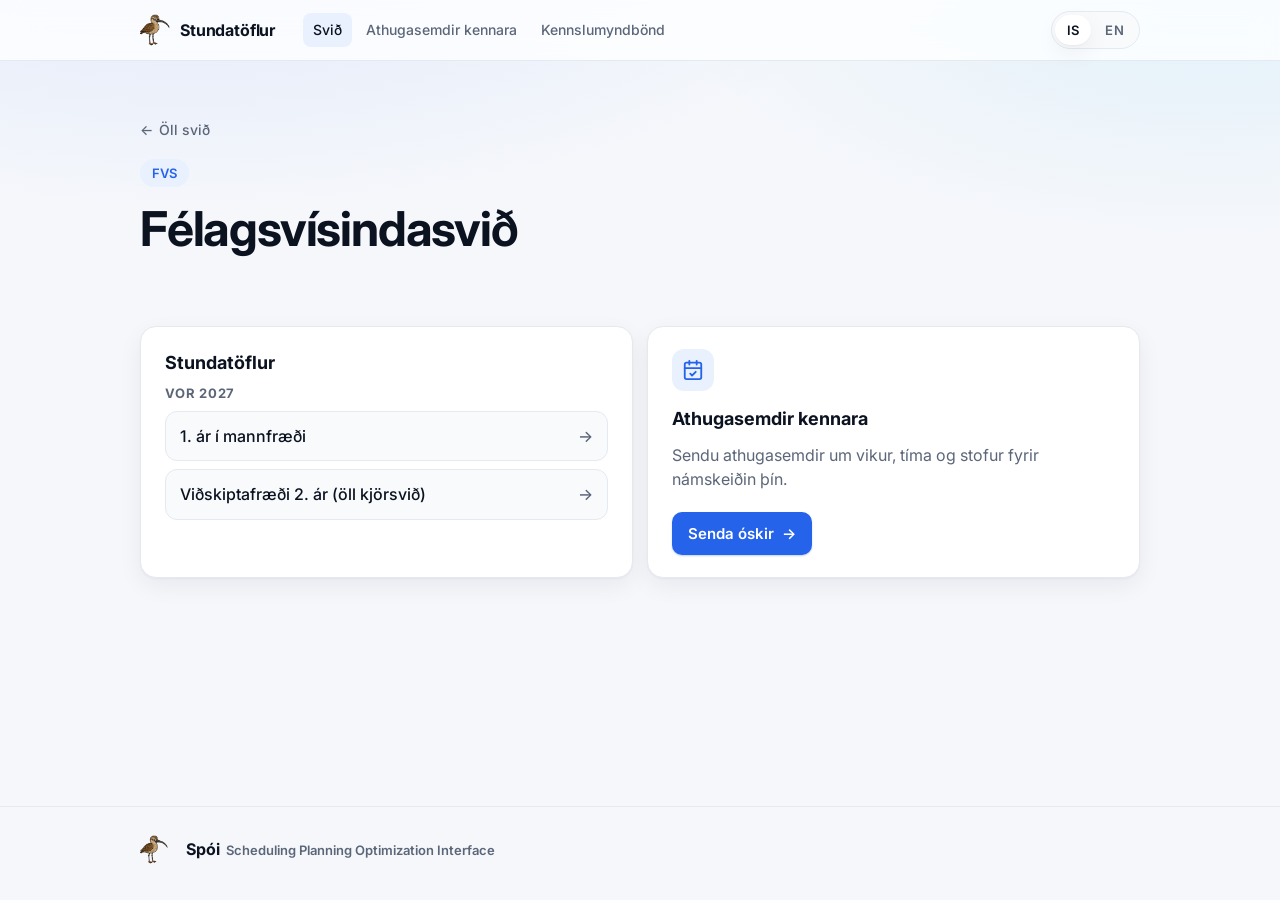
<file: fvs/index.html>
<!doctype html>
<html lang="is">
<head>
<meta charset="utf-8">
<meta name="viewport" content="width=device-width, initial-scale=1">
<title>Stundatöflur – FVS</title>
<link rel="icon" href="../spoi.png">
<link rel="preconnect" href="https://fonts.googleapis.com">
<link rel="preconnect" href="https://fonts.gstatic.com" crossorigin>
<link href="https://fonts.googleapis.com/css2?family=Inter:wght@400;500;600;700;800&display=swap" rel="stylesheet">
<link rel="stylesheet" href="../assets/site.css">
<script src="../assets/site.js"></script>
</head>
<body>
<header class="topbar">
  <div class="wrap">
    <a class="brand" href="../"><img src="../spoi.png" alt=""><span class="i18n" lang="is">Stundatöflur</span><span class="i18n" lang="en">Timetables</span></a>
    <nav class="nav">
      <a href="../#svid" aria-current="page"><span class="i18n" lang="is">Svið</span><span class="i18n" lang="en">Schools</span></a>
      <a href="../oskir/"><span class="i18n" lang="is">Athugasemdir kennara</span><span class="i18n" lang="en">Teacher wishes</span></a>
      <a href="../kennsla/"><span class="i18n" lang="is">Kennslumyndbönd</span><span class="i18n" lang="en">Tutorials</span></a>
    </nav>
    <div class="lang-switch" role="group" aria-label="Tungumál / Language">
      <button type="button" data-lang="is" aria-pressed="true">IS</button>
      <button type="button" data-lang="en" aria-pressed="false">EN</button>
    </div>
  </div>
</header>

<main>
  <section class="hero">
    <div class="wrap">
      <a class="crumb" href="../">← <span class="i18n" lang="is">Öll svið</span><span class="i18n" lang="en">All schools</span></a><br>
      <span class="eyebrow">FVS</span>
      <h1><span class="i18n" lang="is">Félagsvísindasvið</span><span class="i18n" lang="en">School of Social Sciences</span></h1>
    </div>
  </section>

  <section class="section">
    <div class="wrap grid-2">
      <div class="card">
        <h2><span class="i18n" lang="is">Stundatöflur</span><span class="i18n" lang="en">Timetables</span></h2>
        <div class="timetable-list">
    <!-- Written by Spoi ("Birta á vef" in Stundatöflur): everything
         between the two spoi markers is replaced on each publish. -->
    <!-- spoi:timetables:start -->
    <h3>Vor 2027</h3>
    <ul>
      <li><a href="vor-2027/1-ar-i-mannfraedi.html">1. ár í mannfræði</a></li>
      <li><a href="vor-2027/vidskiptafraedi-2-ar-oll-kjorsvid.html">Viðskiptafræði 2. ár (öll kjörsvið)</a></li>
    </ul>
    <!-- spoi:timetables:end -->
          <p class="empty"><span class="i18n" lang="is">Engar stundatöflur birtar enn.</span><span class="i18n" lang="en">No timetables published yet.</span></p>
        </div>
      </div>
      <div class="card feature">
        <div class="icon"><svg width="22" height="22" viewBox="0 0 24 24" fill="none" stroke="currentColor" stroke-width="2" stroke-linecap="round" stroke-linejoin="round"><rect x="3" y="4" width="18" height="18" rx="2"/><path d="M16 2v4M8 2v4M3 10h18M9 16l2 2 4-4"/></svg></div>
        <h2><span class="i18n" lang="is">Athugasemdir kennara</span><span class="i18n" lang="en">Teacher wishes</span></h2>
        <p><span class="i18n" lang="is">Sendu athugasemdir um vikur, tíma og stofur fyrir námskeiðin þín.</span><span class="i18n" lang="en">Send your wishes for weeks, times and rooms for your courses.</span></p>
        <div class="actions"><a class="btn" href="../oskir/?school=fvs"><span class="i18n" lang="is">Senda óskir</span><span class="i18n" lang="en">Send wishes</span> →</a></div>
      </div>
    </div>
  </section>
</main>
<footer class="footer compact">
  <div class="wrap">
    <img src="../spoi.png" alt="">
    <div><strong>Spói</strong><span class="tagline">Scheduling Planning Optimization Interface</span></div>
  </div>
</footer>
</body>
</html>
</file>
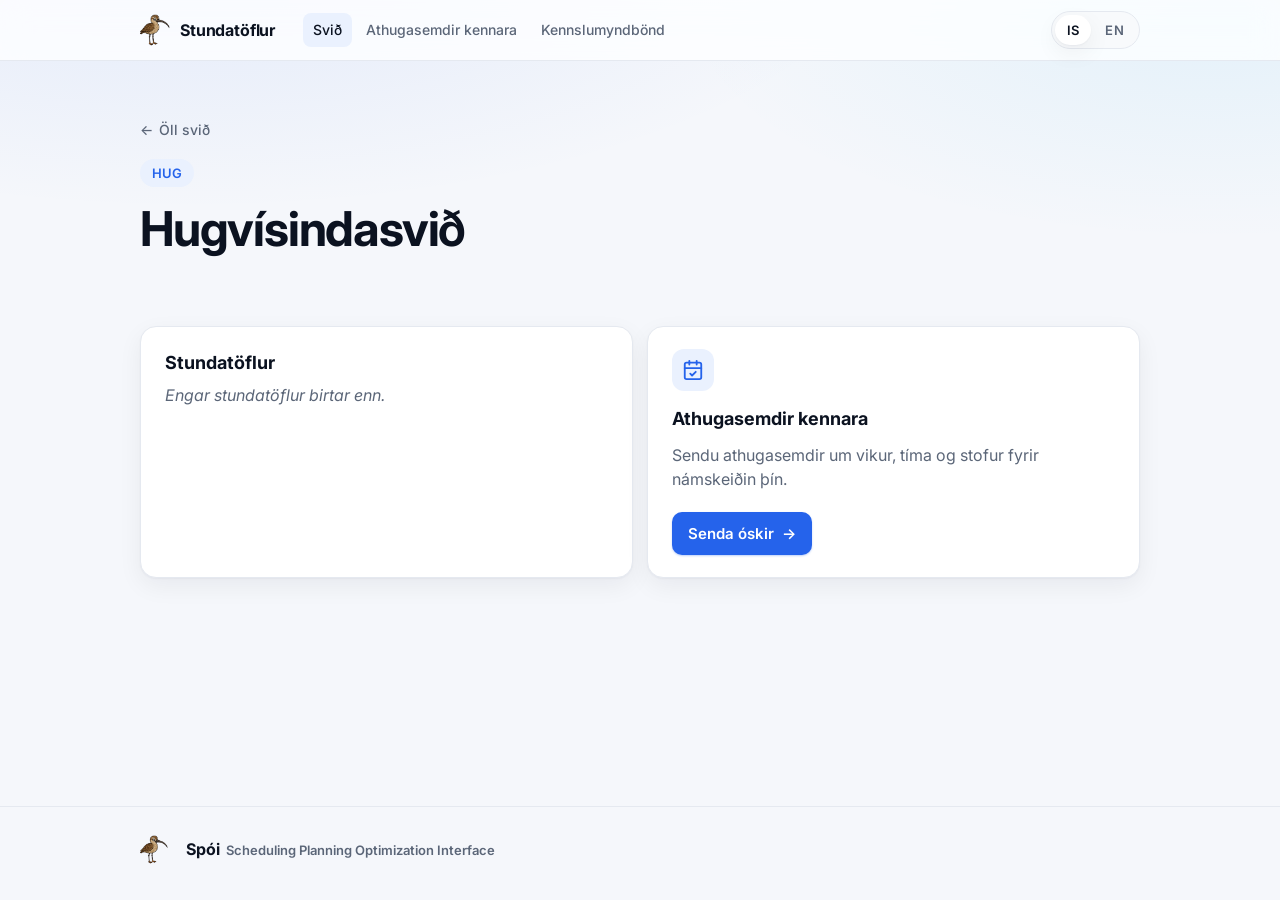
<file: hug/index.html>
<!doctype html>
<html lang="is">
<head>
<meta charset="utf-8">
<meta name="viewport" content="width=device-width, initial-scale=1">
<title>Stundatöflur – HUG</title>
<link rel="icon" href="../spoi.png">
<link rel="preconnect" href="https://fonts.googleapis.com">
<link rel="preconnect" href="https://fonts.gstatic.com" crossorigin>
<link href="https://fonts.googleapis.com/css2?family=Inter:wght@400;500;600;700;800&display=swap" rel="stylesheet">
<link rel="stylesheet" href="../assets/site.css">
<script src="../assets/site.js"></script>
</head>
<body>
<header class="topbar">
  <div class="wrap">
    <a class="brand" href="../"><img src="../spoi.png" alt=""><span class="i18n" lang="is">Stundatöflur</span><span class="i18n" lang="en">Timetables</span></a>
    <nav class="nav">
      <a href="../#svid" aria-current="page"><span class="i18n" lang="is">Svið</span><span class="i18n" lang="en">Schools</span></a>
      <a href="../oskir/"><span class="i18n" lang="is">Athugasemdir kennara</span><span class="i18n" lang="en">Teacher wishes</span></a>
      <a href="../kennsla/"><span class="i18n" lang="is">Kennslumyndbönd</span><span class="i18n" lang="en">Tutorials</span></a>
    </nav>
    <div class="lang-switch" role="group" aria-label="Tungumál / Language">
      <button type="button" data-lang="is" aria-pressed="true">IS</button>
      <button type="button" data-lang="en" aria-pressed="false">EN</button>
    </div>
  </div>
</header>

<main>
  <section class="hero">
    <div class="wrap">
      <a class="crumb" href="../">← <span class="i18n" lang="is">Öll svið</span><span class="i18n" lang="en">All schools</span></a><br>
      <span class="eyebrow">HUG</span>
      <h1><span class="i18n" lang="is">Hugvísindasvið</span><span class="i18n" lang="en">School of Humanities</span></h1>
    </div>
  </section>

  <section class="section">
    <div class="wrap grid-2">
      <div class="card">
        <h2><span class="i18n" lang="is">Stundatöflur</span><span class="i18n" lang="en">Timetables</span></h2>
        <div class="timetable-list">
    <!-- Written by Spoi ("Birta á vef" in Stundatöflur): everything
         between the two spoi markers is replaced on each publish. -->
    <!-- spoi:timetables:start -->
    <ul>
      <li><em>Engar stundatöflur birtar enn.</em></li>
    </ul>
    <!-- spoi:timetables:end -->
          <p class="empty"><span class="i18n" lang="is">Engar stundatöflur birtar enn.</span><span class="i18n" lang="en">No timetables published yet.</span></p>
        </div>
      </div>
      <div class="card feature">
        <div class="icon"><svg width="22" height="22" viewBox="0 0 24 24" fill="none" stroke="currentColor" stroke-width="2" stroke-linecap="round" stroke-linejoin="round"><rect x="3" y="4" width="18" height="18" rx="2"/><path d="M16 2v4M8 2v4M3 10h18M9 16l2 2 4-4"/></svg></div>
        <h2><span class="i18n" lang="is">Athugasemdir kennara</span><span class="i18n" lang="en">Teacher wishes</span></h2>
        <p><span class="i18n" lang="is">Sendu athugasemdir um vikur, tíma og stofur fyrir námskeiðin þín.</span><span class="i18n" lang="en">Send your wishes for weeks, times and rooms for your courses.</span></p>
        <div class="actions"><a class="btn" href="../oskir/?school=hug"><span class="i18n" lang="is">Senda óskir</span><span class="i18n" lang="en">Send wishes</span> →</a></div>
      </div>
    </div>
  </section>
</main>
<footer class="footer compact">
  <div class="wrap">
    <img src="../spoi.png" alt="">
    <div><strong>Spói</strong><span class="tagline">Scheduling Planning Optimization Interface</span></div>
  </div>
</footer>
</body>
</html>
</file>
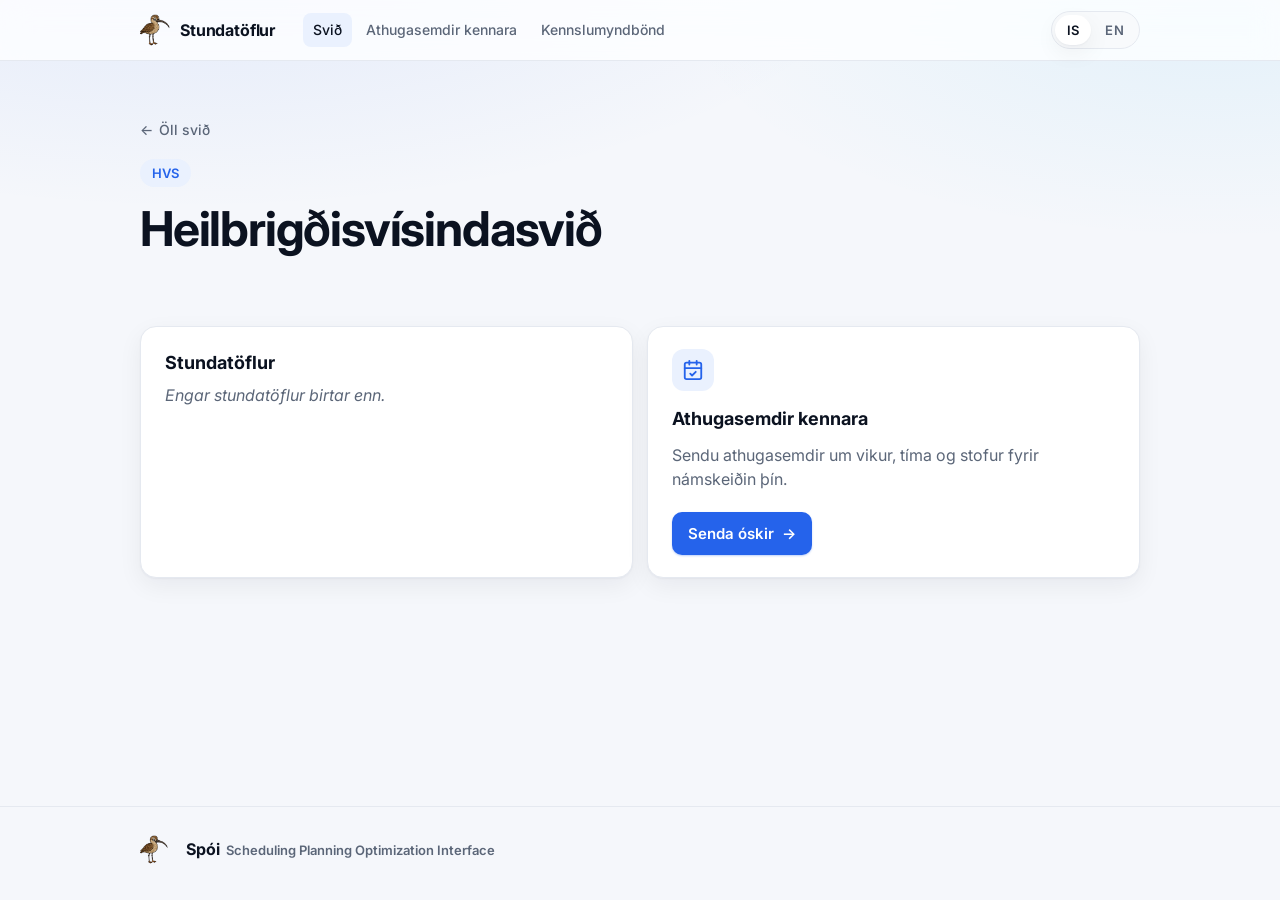
<file: hvs/index.html>
<!doctype html>
<html lang="is">
<head>
<meta charset="utf-8">
<meta name="viewport" content="width=device-width, initial-scale=1">
<title>Stundatöflur – HVS</title>
<link rel="icon" href="../spoi.png">
<link rel="preconnect" href="https://fonts.googleapis.com">
<link rel="preconnect" href="https://fonts.gstatic.com" crossorigin>
<link href="https://fonts.googleapis.com/css2?family=Inter:wght@400;500;600;700;800&display=swap" rel="stylesheet">
<link rel="stylesheet" href="../assets/site.css">
<script src="../assets/site.js"></script>
</head>
<body>
<header class="topbar">
  <div class="wrap">
    <a class="brand" href="../"><img src="../spoi.png" alt=""><span class="i18n" lang="is">Stundatöflur</span><span class="i18n" lang="en">Timetables</span></a>
    <nav class="nav">
      <a href="../#svid" aria-current="page"><span class="i18n" lang="is">Svið</span><span class="i18n" lang="en">Schools</span></a>
      <a href="../oskir/"><span class="i18n" lang="is">Athugasemdir kennara</span><span class="i18n" lang="en">Teacher wishes</span></a>
      <a href="../kennsla/"><span class="i18n" lang="is">Kennslumyndbönd</span><span class="i18n" lang="en">Tutorials</span></a>
    </nav>
    <div class="lang-switch" role="group" aria-label="Tungumál / Language">
      <button type="button" data-lang="is" aria-pressed="true">IS</button>
      <button type="button" data-lang="en" aria-pressed="false">EN</button>
    </div>
  </div>
</header>

<main>
  <section class="hero">
    <div class="wrap">
      <a class="crumb" href="../">← <span class="i18n" lang="is">Öll svið</span><span class="i18n" lang="en">All schools</span></a><br>
      <span class="eyebrow">HVS</span>
      <h1><span class="i18n" lang="is">Heilbrigðisvísindasvið</span><span class="i18n" lang="en">School of Health Sciences</span></h1>
    </div>
  </section>

  <section class="section">
    <div class="wrap grid-2">
      <div class="card">
        <h2><span class="i18n" lang="is">Stundatöflur</span><span class="i18n" lang="en">Timetables</span></h2>
        <div class="timetable-list">
    <!-- Written by Spoi ("Birta á vef" in Stundatöflur): everything
         between the two spoi markers is replaced on each publish. -->
    <!-- spoi:timetables:start -->
    <ul>
      <li><em>Engar stundatöflur birtar enn.</em></li>
    </ul>
    <!-- spoi:timetables:end -->
          <p class="empty"><span class="i18n" lang="is">Engar stundatöflur birtar enn.</span><span class="i18n" lang="en">No timetables published yet.</span></p>
        </div>
      </div>
      <div class="card feature">
        <div class="icon"><svg width="22" height="22" viewBox="0 0 24 24" fill="none" stroke="currentColor" stroke-width="2" stroke-linecap="round" stroke-linejoin="round"><rect x="3" y="4" width="18" height="18" rx="2"/><path d="M16 2v4M8 2v4M3 10h18M9 16l2 2 4-4"/></svg></div>
        <h2><span class="i18n" lang="is">Athugasemdir kennara</span><span class="i18n" lang="en">Teacher wishes</span></h2>
        <p><span class="i18n" lang="is">Sendu athugasemdir um vikur, tíma og stofur fyrir námskeiðin þín.</span><span class="i18n" lang="en">Send your wishes for weeks, times and rooms for your courses.</span></p>
        <div class="actions"><a class="btn" href="../oskir/?school=hvs"><span class="i18n" lang="is">Senda óskir</span><span class="i18n" lang="en">Send wishes</span> →</a></div>
      </div>
    </div>
  </section>
</main>
<footer class="footer compact">
  <div class="wrap">
    <img src="../spoi.png" alt="">
    <div><strong>Spói</strong><span class="tagline">Scheduling Planning Optimization Interface</span></div>
  </div>
</footer>
</body>
</html>
</file>
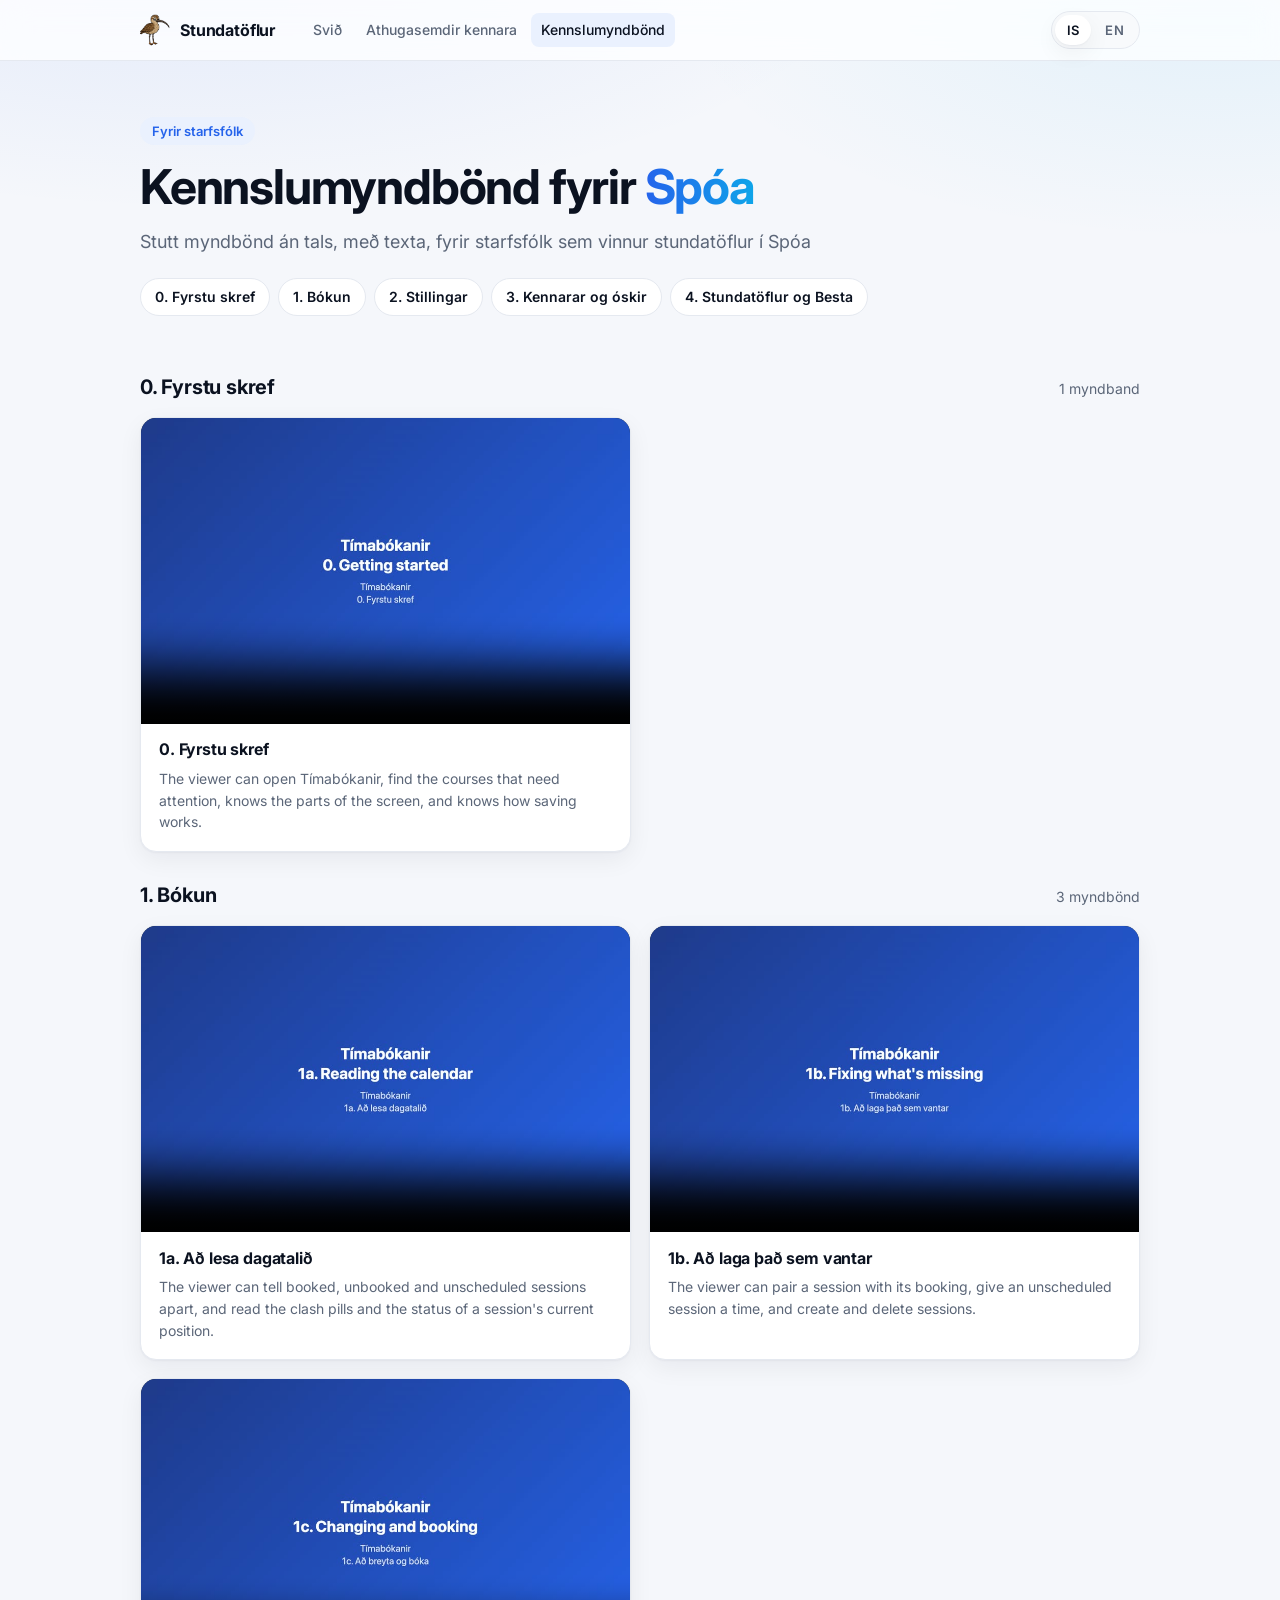
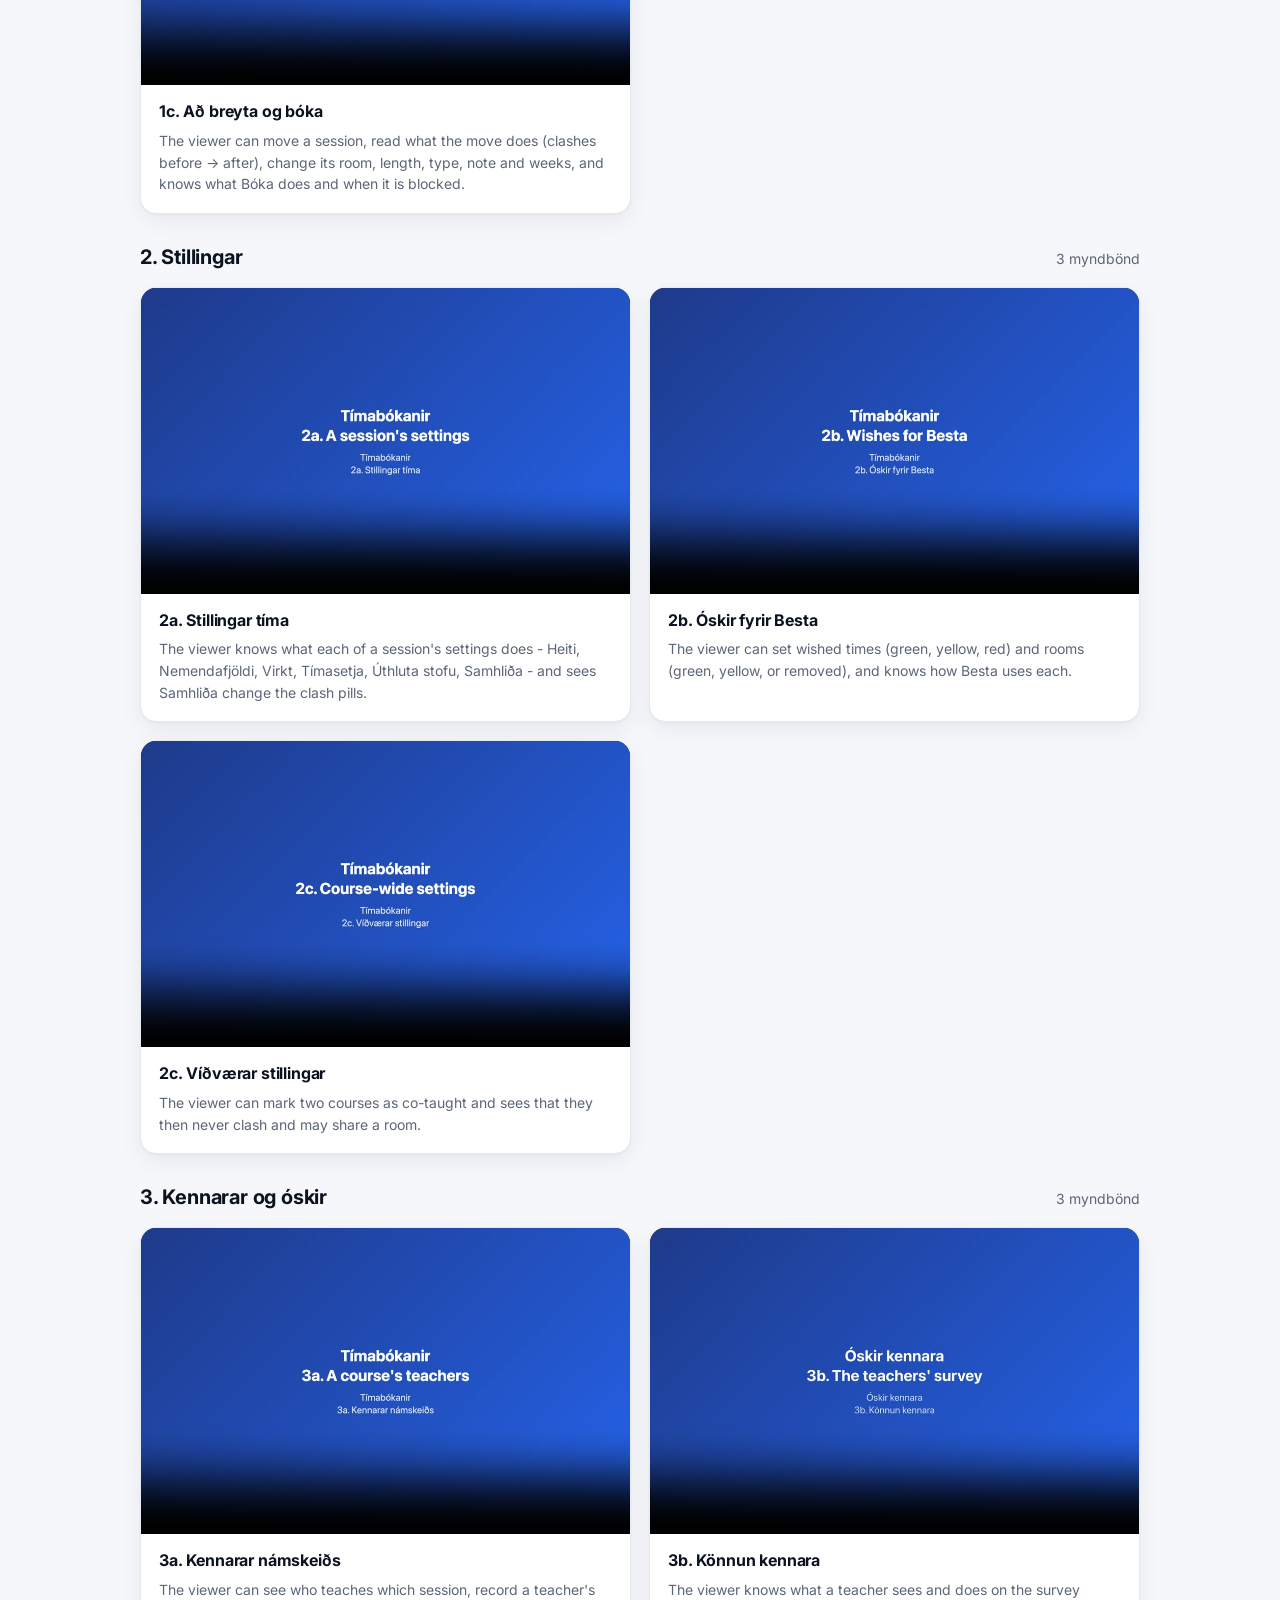
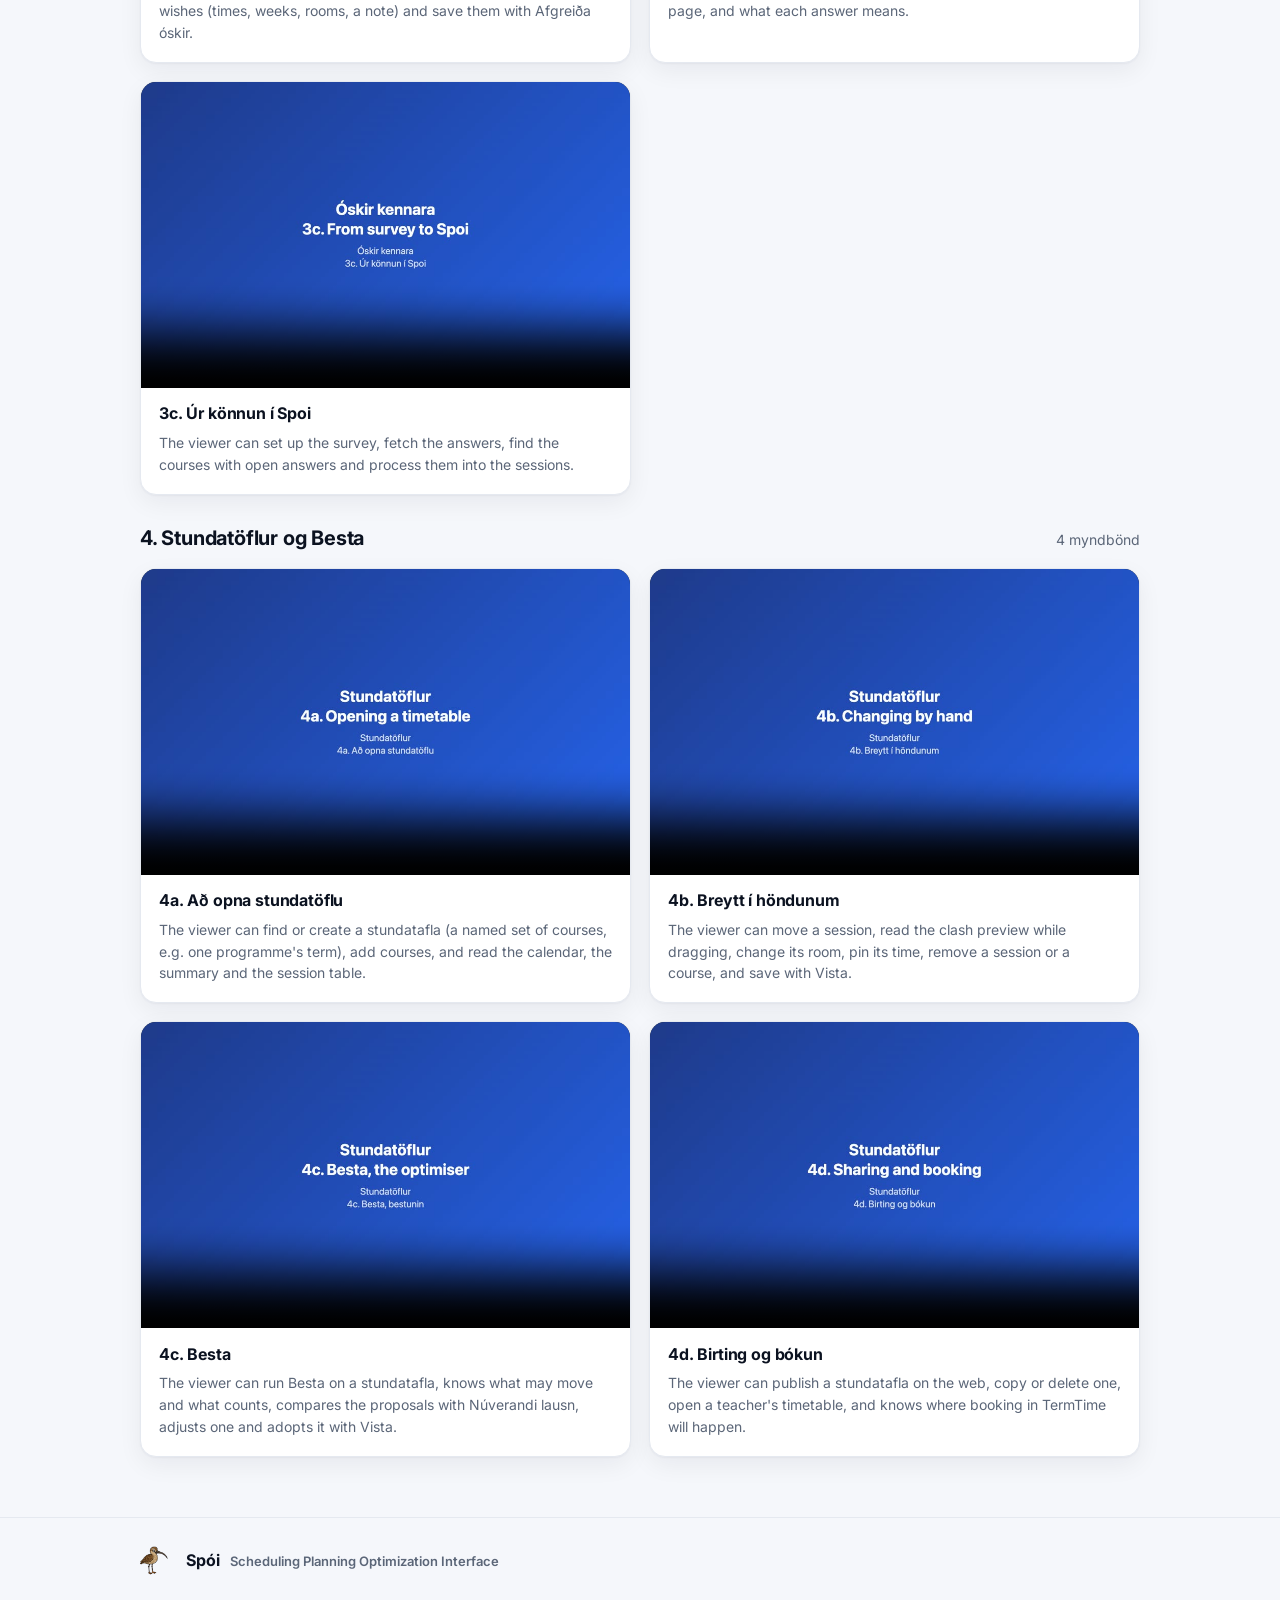
<file: kennsla/index.html>
<!doctype html>
<html lang="is">
<head>
<meta charset="utf-8">
<meta name="viewport" content="width=device-width, initial-scale=1">
<title>Kennslumyndbönd – Spói</title>
<link rel="icon" href="../spoi.png">
<link rel="preconnect" href="https://fonts.googleapis.com">
<link rel="preconnect" href="https://fonts.gstatic.com" crossorigin>
<link href="https://fonts.googleapis.com/css2?family=Inter:wght@400;500;600;700;800&display=swap"
  rel="stylesheet">
<link rel="stylesheet" href="../assets/site.css">
<script src="../assets/site.js"></script>
<style>
  /* Written by spoi's scripts/tutorial_site.py - edit there, not here. */
  .chips { display: flex; flex-wrap: wrap; gap: 8px; margin-top: 22px; }
  .chips a { font-size: 14px; font-weight: 600; padding: 7px 14px; border-radius: 999px;
    background: var(--surface); border: 1px solid var(--border); color: var(--text); }
  .chips a:hover { text-decoration: none; border-color: var(--accent); color: var(--accent); }
  .module { scroll-margin-top: 76px; }
  .clips { display: grid; gap: 18px;
    grid-template-columns: repeat(auto-fill, minmax(420px, 1fr)); }
  @media (max-width: 520px) { .clips { grid-template-columns: 1fr; } }
  .clip { background: var(--surface); border: 1px solid var(--border);
    border-radius: var(--radius);
    box-shadow: var(--shadow); overflow: hidden; scroll-margin-top: 76px; }
  .clip video { display: block; width: 100%; height: auto;
    aspect-ratio: 16 / 10; background: #0b1220; }
  .clip-body { padding: 14px 18px 18px; }
  .clip h3 { margin: 0 0 6px; font-size: 16px; letter-spacing: -.01em; }
  .clip p { margin: 0; color: var(--muted); font-size: 14px; }
</style>
</head>
<body>
<header class="topbar">
  <div class="wrap">
    <a class="brand" href="../"><img src="../spoi.png" alt="">
      <span class="i18n" lang="is">Stundatöflur</span>
      <span class="i18n" lang="en">Timetables</span></a>
    <nav class="nav">
      <a href="../#svid"><span class="i18n" lang="is">Svið</span>
        <span class="i18n" lang="en">Schools</span></a>
      <a href="../oskir/"><span class="i18n" lang="is">Athugasemdir kennara</span>
        <span class="i18n" lang="en">Teacher wishes</span></a>
      <a href="./" aria-current="page"><span class="i18n" lang="is">Kennslumyndbönd</span>
        <span class="i18n" lang="en">Tutorials</span></a>
    </nav>
    <div class="lang-switch" role="group" aria-label="Tungumál / Language">
      <button type="button" data-lang="is" aria-pressed="true">IS</button>
      <button type="button" data-lang="en" aria-pressed="false">EN</button>
    </div>
  </div>
</header>

<main>
  <section class="hero">
    <div class="wrap">
      <span class="eyebrow"><span class="i18n" lang="is">Fyrir starfsfólk</span>
        <span class="i18n" lang="en">For staff</span></span>
      <h1><span class="i18n" lang="is">Kennslumyndbönd fyrir <span class="grad">Spóa</span></span>
        <span class="i18n" lang="en"><span class="grad">Spói</span> tutorial videos</span></h1>
      <p class="lede"><span class="i18n" lang="is">Stutt myndbönd án tals, með texta,
        fyrir starfsfólk sem vinnur stundatöflur í Spóa</span>
          <span class="i18n" lang="en">Short silent videos with subtitles for staff
          who build
        timetables in Spói</span></p>
      <nav class="chips">
        <a href="#hluti-0">0. <span class="i18n" lang="is">Fyrstu skref</span><span class="i18n" lang="en">Getting started</span></a>
        <a href="#hluti-1">1. <span class="i18n" lang="is">Bókun</span><span class="i18n" lang="en">Booking</span></a>
        <a href="#hluti-2">2. <span class="i18n" lang="is">Stillingar</span><span class="i18n" lang="en">Settings</span></a>
        <a href="#hluti-3">3. <span class="i18n" lang="is">Kennarar og óskir</span><span class="i18n" lang="en">Teachers and their wishes</span></a>
        <a href="#hluti-4">4. <span class="i18n" lang="is">Stundatöflur og Besta</span><span class="i18n" lang="en">Timetables and Besta</span></a>
      </nav>
    </div>
  </section>
  <section class="section module" id="hluti-0">
    <div class="wrap">
      <div class="section-head"><h2>0. <span class="i18n" lang="is">Fyrstu skref</span><span class="i18n" lang="en">Getting started</span></h2><p><span class="i18n" lang="is">1 myndband</span><span class="i18n" lang="en">1 video</span></p></div>
      <div class="clips">
      <article class="clip" id="0-getting-started">
        <video controls preload="none" playsinline poster="video/0-getting-started.jpg">
          <source src="video/0-getting-started.mp4" type="video/mp4">
          <track kind="subtitles" srclang="is" label="Íslenska" src="video/0-getting-started.is.vtt" default>
      <track kind="subtitles" srclang="en" label="English" src="video/0-getting-started.en.vtt">
        </video>
        <div class="clip-body">
          <h3><span class="i18n" lang="is">0. Fyrstu skref</span><span class="i18n" lang="en">0. Getting started</span></h3>
          <p lang="en">The viewer can open Tímabókanir, find the courses that need attention, knows the parts of the screen, and knows how saving works.</p>
        </div>
      </article>
      </div>
    </div>
  </section>
  <section class="section module" id="hluti-1">
    <div class="wrap">
      <div class="section-head"><h2>1. <span class="i18n" lang="is">Bókun</span><span class="i18n" lang="en">Booking</span></h2><p><span class="i18n" lang="is">3 myndbönd</span><span class="i18n" lang="en">3 videos</span></p></div>
      <div class="clips">
      <article class="clip" id="1a-reading-the-calendar">
        <video controls preload="none" playsinline poster="video/1a-reading-the-calendar.jpg">
          <source src="video/1a-reading-the-calendar.mp4" type="video/mp4">
          <track kind="subtitles" srclang="is" label="Íslenska" src="video/1a-reading-the-calendar.is.vtt" default>
      <track kind="subtitles" srclang="en" label="English" src="video/1a-reading-the-calendar.en.vtt">
        </video>
        <div class="clip-body">
          <h3><span class="i18n" lang="is">1a. Að lesa dagatalið</span><span class="i18n" lang="en">1a. Reading the calendar</span></h3>
          <p lang="en">The viewer can tell booked, unbooked and unscheduled sessions apart, and read the clash pills and the status of a session&#x27;s current position.</p>
        </div>
      </article>
      <article class="clip" id="1b-fixing-whats-missing">
        <video controls preload="none" playsinline poster="video/1b-fixing-whats-missing.jpg">
          <source src="video/1b-fixing-whats-missing.mp4" type="video/mp4">
          <track kind="subtitles" srclang="is" label="Íslenska" src="video/1b-fixing-whats-missing.is.vtt" default>
      <track kind="subtitles" srclang="en" label="English" src="video/1b-fixing-whats-missing.en.vtt">
        </video>
        <div class="clip-body">
          <h3><span class="i18n" lang="is">1b. Að laga það sem vantar</span><span class="i18n" lang="en">1b. Fixing what&#x27;s missing</span></h3>
          <p lang="en">The viewer can pair a session with its booking, give an unscheduled session a time, and create and delete sessions.</p>
        </div>
      </article>
      <article class="clip" id="1c-changing-and-booking">
        <video controls preload="none" playsinline poster="video/1c-changing-and-booking.jpg">
          <source src="video/1c-changing-and-booking.mp4" type="video/mp4">
          <track kind="subtitles" srclang="is" label="Íslenska" src="video/1c-changing-and-booking.is.vtt" default>
      <track kind="subtitles" srclang="en" label="English" src="video/1c-changing-and-booking.en.vtt">
        </video>
        <div class="clip-body">
          <h3><span class="i18n" lang="is">1c. Að breyta og bóka</span><span class="i18n" lang="en">1c. Changing and booking</span></h3>
          <p lang="en">The viewer can move a session, read what the move does (clashes before → after), change its room, length, type, note and weeks, and knows what Bóka does and when it is blocked.</p>
        </div>
      </article>
      </div>
    </div>
  </section>
  <section class="section module" id="hluti-2">
    <div class="wrap">
      <div class="section-head"><h2>2. <span class="i18n" lang="is">Stillingar</span><span class="i18n" lang="en">Settings</span></h2><p><span class="i18n" lang="is">3 myndbönd</span><span class="i18n" lang="en">3 videos</span></p></div>
      <div class="clips">
      <article class="clip" id="2a-session-settings">
        <video controls preload="none" playsinline poster="video/2a-session-settings.jpg">
          <source src="video/2a-session-settings.mp4" type="video/mp4">
          <track kind="subtitles" srclang="is" label="Íslenska" src="video/2a-session-settings.is.vtt" default>
      <track kind="subtitles" srclang="en" label="English" src="video/2a-session-settings.en.vtt">
        </video>
        <div class="clip-body">
          <h3><span class="i18n" lang="is">2a. Stillingar tíma</span><span class="i18n" lang="en">2a. A session&#x27;s settings</span></h3>
          <p lang="en">The viewer knows what each of a session&#x27;s settings does - Heiti, Nemendafjöldi, Virkt, Tímasetja, Úthluta stofu, Samhliða - and sees Samhliða change the clash pills.</p>
        </div>
      </article>
      <article class="clip" id="2b-wishes-for-besta">
        <video controls preload="none" playsinline poster="video/2b-wishes-for-besta.jpg">
          <source src="video/2b-wishes-for-besta.mp4" type="video/mp4">
          <track kind="subtitles" srclang="is" label="Íslenska" src="video/2b-wishes-for-besta.is.vtt" default>
      <track kind="subtitles" srclang="en" label="English" src="video/2b-wishes-for-besta.en.vtt">
        </video>
        <div class="clip-body">
          <h3><span class="i18n" lang="is">2b. Óskir fyrir Besta</span><span class="i18n" lang="en">2b. Wishes for Besta</span></h3>
          <p lang="en">The viewer can set wished times (green, yellow, red) and rooms (green, yellow, or removed), and knows how Besta uses each.</p>
        </div>
      </article>
      <article class="clip" id="2c-course-wide-settings">
        <video controls preload="none" playsinline poster="video/2c-course-wide-settings.jpg">
          <source src="video/2c-course-wide-settings.mp4" type="video/mp4">
          <track kind="subtitles" srclang="is" label="Íslenska" src="video/2c-course-wide-settings.is.vtt" default>
      <track kind="subtitles" srclang="en" label="English" src="video/2c-course-wide-settings.en.vtt">
        </video>
        <div class="clip-body">
          <h3><span class="i18n" lang="is">2c. Víðværar stillingar</span><span class="i18n" lang="en">2c. Course-wide settings</span></h3>
          <p lang="en">The viewer can mark two courses as co-taught and sees that they then never clash and may share a room.</p>
        </div>
      </article>
      </div>
    </div>
  </section>
  <section class="section module" id="hluti-3">
    <div class="wrap">
      <div class="section-head"><h2>3. <span class="i18n" lang="is">Kennarar og óskir</span><span class="i18n" lang="en">Teachers and their wishes</span></h2><p><span class="i18n" lang="is">3 myndbönd</span><span class="i18n" lang="en">3 videos</span></p></div>
      <div class="clips">
      <article class="clip" id="3a-course-teachers">
        <video controls preload="none" playsinline poster="video/3a-course-teachers.jpg">
          <source src="video/3a-course-teachers.mp4" type="video/mp4">
          <track kind="subtitles" srclang="is" label="Íslenska" src="video/3a-course-teachers.is.vtt" default>
      <track kind="subtitles" srclang="en" label="English" src="video/3a-course-teachers.en.vtt">
        </video>
        <div class="clip-body">
          <h3><span class="i18n" lang="is">3a. Kennarar námskeiðs</span><span class="i18n" lang="en">3a. A course&#x27;s teachers</span></h3>
          <p lang="en">The viewer can see who teaches which session, record a teacher&#x27;s wishes (times, weeks, rooms, a note) and save them with Afgreiða óskir.</p>
        </div>
      </article>
      <article class="clip" id="3b-teachers-survey">
        <video controls preload="none" playsinline poster="video/3b-teachers-survey.jpg">
          <source src="video/3b-teachers-survey.mp4" type="video/mp4">
          <track kind="subtitles" srclang="is" label="Íslenska" src="video/3b-teachers-survey.is.vtt" default>
      <track kind="subtitles" srclang="en" label="English" src="video/3b-teachers-survey.en.vtt">
        </video>
        <div class="clip-body">
          <h3><span class="i18n" lang="is">3b. Könnun kennara</span><span class="i18n" lang="en">3b. The teachers&#x27; survey</span></h3>
          <p lang="en">The viewer knows what a teacher sees and does on the survey page, and what each answer means.</p>
        </div>
      </article>
      <article class="clip" id="3c-from-survey-to-spoi">
        <video controls preload="none" playsinline poster="video/3c-from-survey-to-spoi.jpg">
          <source src="video/3c-from-survey-to-spoi.mp4" type="video/mp4">
          <track kind="subtitles" srclang="is" label="Íslenska" src="video/3c-from-survey-to-spoi.is.vtt" default>
      <track kind="subtitles" srclang="en" label="English" src="video/3c-from-survey-to-spoi.en.vtt">
        </video>
        <div class="clip-body">
          <h3><span class="i18n" lang="is">3c. Úr könnun í Spoi</span><span class="i18n" lang="en">3c. From survey to Spoi</span></h3>
          <p lang="en">The viewer can set up the survey, fetch the answers, find the courses with open answers and process them into the sessions.</p>
        </div>
      </article>
      </div>
    </div>
  </section>
  <section class="section module" id="hluti-4">
    <div class="wrap">
      <div class="section-head"><h2>4. <span class="i18n" lang="is">Stundatöflur og Besta</span><span class="i18n" lang="en">Timetables and Besta</span></h2><p><span class="i18n" lang="is">4 myndbönd</span><span class="i18n" lang="en">4 videos</span></p></div>
      <div class="clips">
      <article class="clip" id="4a-opening-a-timetable">
        <video controls preload="none" playsinline poster="video/4a-opening-a-timetable.jpg">
          <source src="video/4a-opening-a-timetable.mp4" type="video/mp4">
          <track kind="subtitles" srclang="is" label="Íslenska" src="video/4a-opening-a-timetable.is.vtt" default>
      <track kind="subtitles" srclang="en" label="English" src="video/4a-opening-a-timetable.en.vtt">
        </video>
        <div class="clip-body">
          <h3><span class="i18n" lang="is">4a. Að opna stundatöflu</span><span class="i18n" lang="en">4a. Opening a timetable</span></h3>
          <p lang="en">The viewer can find or create a stundatafla (a named set of courses, e.g. one programme&#x27;s term), add courses, and read the calendar, the summary and the session table.</p>
        </div>
      </article>
      <article class="clip" id="4b-changing-by-hand">
        <video controls preload="none" playsinline poster="video/4b-changing-by-hand.jpg">
          <source src="video/4b-changing-by-hand.mp4" type="video/mp4">
          <track kind="subtitles" srclang="is" label="Íslenska" src="video/4b-changing-by-hand.is.vtt" default>
      <track kind="subtitles" srclang="en" label="English" src="video/4b-changing-by-hand.en.vtt">
        </video>
        <div class="clip-body">
          <h3><span class="i18n" lang="is">4b. Breytt í höndunum</span><span class="i18n" lang="en">4b. Changing by hand</span></h3>
          <p lang="en">The viewer can move a session, read the clash preview while dragging, change its room, pin its time, remove a session or a course, and save with Vista.</p>
        </div>
      </article>
      <article class="clip" id="4c-besta">
        <video controls preload="none" playsinline poster="video/4c-besta.jpg">
          <source src="video/4c-besta.mp4" type="video/mp4">
          <track kind="subtitles" srclang="is" label="Íslenska" src="video/4c-besta.is.vtt" default>
      <track kind="subtitles" srclang="en" label="English" src="video/4c-besta.en.vtt">
        </video>
        <div class="clip-body">
          <h3><span class="i18n" lang="is">4c. Besta</span><span class="i18n" lang="en">4c. Besta</span></h3>
          <p lang="en">The viewer can run Besta on a stundatafla, knows what may move and what counts, compares the proposals with Núverandi lausn, adjusts one and adopts it with Vista.</p>
        </div>
      </article>
      <article class="clip" id="4d-sharing-and-booking">
        <video controls preload="none" playsinline poster="video/4d-sharing-and-booking.jpg">
          <source src="video/4d-sharing-and-booking.mp4" type="video/mp4">
          <track kind="subtitles" srclang="is" label="Íslenska" src="video/4d-sharing-and-booking.is.vtt" default>
      <track kind="subtitles" srclang="en" label="English" src="video/4d-sharing-and-booking.en.vtt">
        </video>
        <div class="clip-body">
          <h3><span class="i18n" lang="is">4d. Birting og bókun</span><span class="i18n" lang="en">4d. Sharing and booking</span></h3>
          <p lang="en">The viewer can publish a stundatafla on the web, copy or delete one, open a teacher&#x27;s timetable, and knows where booking in TermTime will happen.</p>
        </div>
      </article>
      </div>
    </div>
  </section>
</main>

<footer class="footer compact">
  <div class="wrap">
    <img src="../spoi.png" alt="">
    <div><strong>Spói</strong>
      <span class="tagline">Scheduling Planning Optimization Interface</span></div>
  </div>
</footer>

<script>
  // The language switch (assets/site.js) also picks the subtitles.
  function showSubtitles(lang) {
    document.querySelectorAll('video').forEach(function (video) {
      Array.prototype.forEach.call(video.textTracks, function (track) {
        track.mode = track.language === lang ? 'showing' : 'disabled';
      });
    });
  }
  document.addEventListener('spoi:lang', function (e) { showSubtitles(e.detail); });
  showSubtitles(document.documentElement.dataset.lang || 'is');
</script>
</body>
</html>
</file>
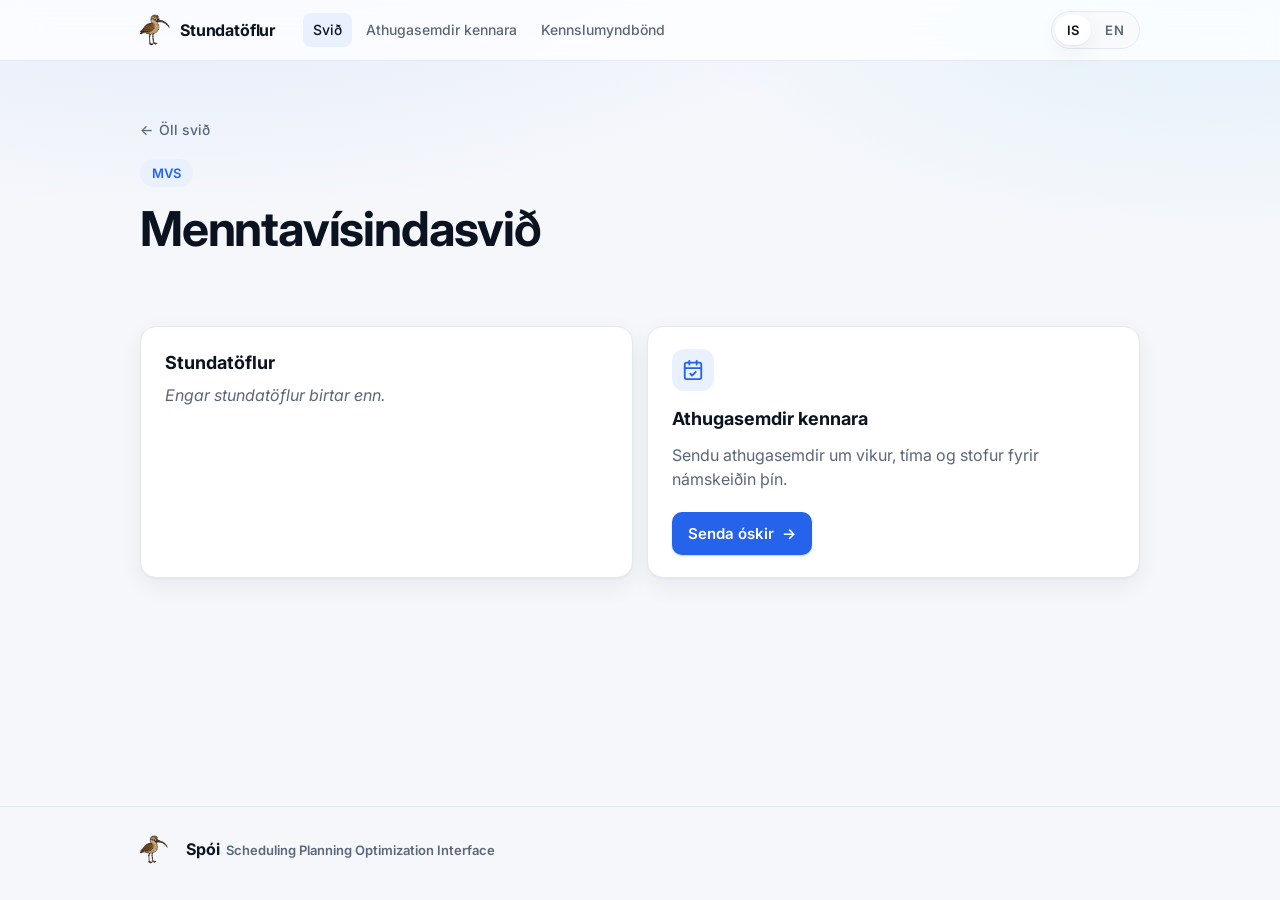
<file: mvs/index.html>
<!doctype html>
<html lang="is">
<head>
<meta charset="utf-8">
<meta name="viewport" content="width=device-width, initial-scale=1">
<title>Stundatöflur – MVS</title>
<link rel="icon" href="../spoi.png">
<link rel="preconnect" href="https://fonts.googleapis.com">
<link rel="preconnect" href="https://fonts.gstatic.com" crossorigin>
<link href="https://fonts.googleapis.com/css2?family=Inter:wght@400;500;600;700;800&display=swap" rel="stylesheet">
<link rel="stylesheet" href="../assets/site.css">
<script src="../assets/site.js"></script>
</head>
<body>
<header class="topbar">
  <div class="wrap">
    <a class="brand" href="../"><img src="../spoi.png" alt=""><span class="i18n" lang="is">Stundatöflur</span><span class="i18n" lang="en">Timetables</span></a>
    <nav class="nav">
      <a href="../#svid" aria-current="page"><span class="i18n" lang="is">Svið</span><span class="i18n" lang="en">Schools</span></a>
      <a href="../oskir/"><span class="i18n" lang="is">Athugasemdir kennara</span><span class="i18n" lang="en">Teacher wishes</span></a>
      <a href="../kennsla/"><span class="i18n" lang="is">Kennslumyndbönd</span><span class="i18n" lang="en">Tutorials</span></a>
    </nav>
    <div class="lang-switch" role="group" aria-label="Tungumál / Language">
      <button type="button" data-lang="is" aria-pressed="true">IS</button>
      <button type="button" data-lang="en" aria-pressed="false">EN</button>
    </div>
  </div>
</header>

<main>
  <section class="hero">
    <div class="wrap">
      <a class="crumb" href="../">← <span class="i18n" lang="is">Öll svið</span><span class="i18n" lang="en">All schools</span></a><br>
      <span class="eyebrow">MVS</span>
      <h1><span class="i18n" lang="is">Menntavísindasvið</span><span class="i18n" lang="en">School of Education</span></h1>
    </div>
  </section>

  <section class="section">
    <div class="wrap grid-2">
      <div class="card">
        <h2><span class="i18n" lang="is">Stundatöflur</span><span class="i18n" lang="en">Timetables</span></h2>
        <div class="timetable-list">
    <!-- Written by Spoi ("Birta á vef" in Stundatöflur): everything
         between the two spoi markers is replaced on each publish. -->
    <!-- spoi:timetables:start -->
    <ul>
      <li><em>Engar stundatöflur birtar enn.</em></li>
    </ul>
    <!-- spoi:timetables:end -->
          <p class="empty"><span class="i18n" lang="is">Engar stundatöflur birtar enn.</span><span class="i18n" lang="en">No timetables published yet.</span></p>
        </div>
      </div>
      <div class="card feature">
        <div class="icon"><svg width="22" height="22" viewBox="0 0 24 24" fill="none" stroke="currentColor" stroke-width="2" stroke-linecap="round" stroke-linejoin="round"><rect x="3" y="4" width="18" height="18" rx="2"/><path d="M16 2v4M8 2v4M3 10h18M9 16l2 2 4-4"/></svg></div>
        <h2><span class="i18n" lang="is">Athugasemdir kennara</span><span class="i18n" lang="en">Teacher wishes</span></h2>
        <p><span class="i18n" lang="is">Sendu athugasemdir um vikur, tíma og stofur fyrir námskeiðin þín.</span><span class="i18n" lang="en">Send your wishes for weeks, times and rooms for your courses.</span></p>
        <div class="actions"><a class="btn" href="../oskir/?school=mvs"><span class="i18n" lang="is">Senda óskir</span><span class="i18n" lang="en">Send wishes</span> →</a></div>
      </div>
    </div>
  </section>
</main>
<footer class="footer compact">
  <div class="wrap">
    <img src="../spoi.png" alt="">
    <div><strong>Spói</strong><span class="tagline">Scheduling Planning Optimization Interface</span></div>
  </div>
</footer>
</body>
</html>
</file>
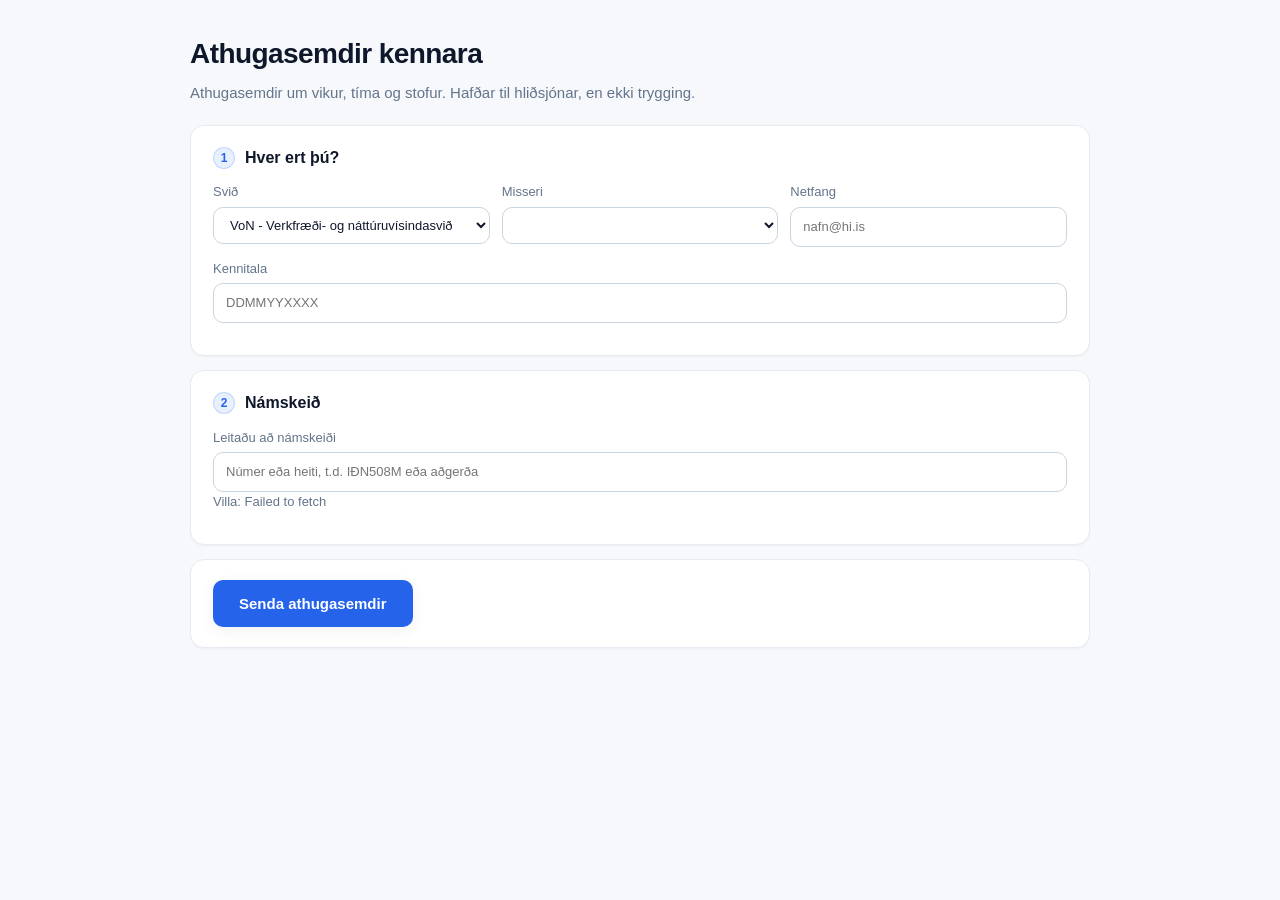
<file: oskir/index.html>
<!doctype html>
<html lang="is">
<head>
<meta charset="utf-8">
<meta name="viewport" content="width=device-width, initial-scale=1">
<title>Athugasemdir kennara</title>
<link rel="stylesheet" href="style.css">
</head>
<body>

<header class="page-head">
  <h1>Athugasemdir kennara</h1>
  <p class="lede">
    Athugasemdir um vikur, tíma og stofur. Hafðar til hliðsjónar, en ekki trygging.
  </p>
</header>

<main>
  <!-- Step 1 ------------------------------------------------------------ -->
  <section class="card">
    <h2><span class="step">1</span> Hver ert þú?</h2>
    <div class="field-row">
      <label class="field">
        <span>Svið</span>
        <select id="school"></select>
      </label>
      <label class="field">
        <!-- Which term these wishes are for. Normally decided by the
             link the administrator sends (?year=2026&semester=V) and
             shown here so the teacher can see it; a select rather than
             a label because a school can be planning two terms at once
             and a wrong guess wastes the whole form. -->
        <span>Misseri</span>
        <select id="term"></select>
      </label>
      <label class="field">
        <span>Netfang</span>
        <input id="email" type="email" placeholder="nafn@hi.is" autocomplete="email">
      </label>
      <label class="field">
        <!-- Required, not politeness: teachers.username embeds the
             kennitala, so it is the only thing that ties a wish to a
             teacher and their sessions. A wish without one cannot be
             imported into Spoi at all. -->
        <span>Kennitala</span>
        <input id="ssn" type="text" inputmode="numeric" required
               pattern="[0-9]{10}" maxlength="10" placeholder="DDMMYYXXXX">
      </label>
    </div>
    <p class="hint" id="termHint"></p>
  </section>

  <!-- Step 2 ------------------------------------------------------------ -->
  <section class="card">
    <h2><span class="step">2</span> Námskeið</h2>
    <div class="field combo">
      <span>Leitaðu að námskeiði</span>
      <!-- The select stays as the value itself, so everything downstream
           reads el('course').value exactly as before. It is only hidden
           because 196 courses is a lot of scrolling, not because a
           dropdown is wrong. -->
      <select id="course" hidden><option value="">Sæki námskeið…</option></select>
      <input id="courseSearch" type="search" autocomplete="off"
             role="combobox" aria-expanded="false" aria-autocomplete="list"
             aria-controls="courseResults"
             placeholder="Númer eða heiti, t.d. IÐN508M eða aðgerða">
      <ul id="courseResults" class="combo-results" role="listbox" hidden></ul>
    </div>
    <p class="hint" id="courseHint"></p>
  </section>

  <!-- The course as Spoi has it now - read-only, for context ------------ -->
  <section class="card" id="planCard" hidden>
    <h2>Núverandi drög</h2>
    <p class="hint" id="planHint"></p>
    <div id="planGrid" class="plan-grid"></div>
    <div id="planList" class="plan-list"></div>
  </section>

  <!-- Step 3 ------------------------------------------------------------ -->
  <section class="card" id="weeksCard" hidden>
    <h2><span class="step">3</span> Vikur</h2>
    <p class="hint" id="weekAnchor"></p>
    <div id="weekGrid" class="week-grid"></div>
    <div class="toolbar">
      <button type="button" class="link-btn" data-weeks="all">Velja allar</button>
      <button type="button" class="link-btn" data-weeks="none">Hreinsa</button>
    </div>
  </section>

  <!-- Step 4 ------------------------------------------------------------ -->
  <section class="card" id="timesCard" hidden>
    <h2><span class="step">4</span> Tímar</h2>
    <p class="hint">
      Einn smellur = <b class="swatch-prefer">hentar vel</b>, tveir =
      <b class="swatch-avoid">hentar ekki</b>, þrír hreinsa.
    </p>
    <div id="slotGrid" class="slot-grid"></div>
  </section>

  <!-- Step 5 ------------------------------------------------------------ -->
  <section class="card" id="roomsCard" hidden>
    <h2><span class="step">5</span> Stofur</h2>
    <p class="hint">
      Smellt eins og að ofan. &bdquo;Hentar ekki&ldquo; útilokar ekki stofuna,
      hún er sett aftast.
      <a href="https://hi.is/haskolinn/adalbygging" target="_blank" rel="noopener">
        Yfirlitsmyndir bygginga</a>.
    </p>
    <div id="roomList" class="room-list"></div>
    <p class="hint" id="roomCount"></p>

    <details class="more-rooms">
      <summary>Finna aðra stofu</summary>
      <p class="hint">
        Listinn að ofan nær yfir byggingarnar sem námskeiðið er í núna.
      </p>
      <input id="roomSearch" type="search" placeholder="Sláðu inn stofu eða byggingu, t.d. Oddi eða HT-104">
      <div id="roomSearchResults" class="room-list"></div>
    </details>
  </section>

  <!-- Step 6 ------------------------------------------------------------ -->
  <section class="card" id="teachersCard" hidden>
    <h2><span class="step">6</span> Kennarar námskeiðsins</h2>
    <p class="hint">
      Kennarar skráðir á námskeiðið í Uglu, með upphafsstöfum. Taktu hakið af
      &bdquo;Kennir&ldquo; hjá þeim sem kenna <b>ekki</b> námskeiðið á þessu misseri,
      og merktu hvers konar tíma hver og einn kennir.
    </p>
    <div id="teacherList" class="teacher-list"></div>
    <textarea id="teachersNote" rows="2"
      placeholder="Vantar kennara? T.d. &bdquo;Kennari með kennitölu … kennir líka, vantar í Uglu&ldquo;"></textarea>
  </section>

  <!-- Step 7 ------------------------------------------------------------ -->
  <section class="card" id="noteCard" hidden>
    <h2><span class="step">7</span> Athugasemd</h2>
    <textarea id="note" rows="3" placeholder="Frjáls texti til stjórnar…"></textarea>
  </section>

  <section class="card" id="summaryCard" hidden>
    <h2>Yfirlit</h2>
    <p class="hint">Þetta verður sent.</p>
    <div id="summary" class="summary"></div>
  </section>

  <section class="card submit-card" id="submitCard" hidden>
    <button id="submitBtn" type="button" class="primary">Senda athugasemdir</button>
    <p class="status" id="status" role="status" aria-live="polite"></p>
  </section>
</main>

<script src="app.js"></script>
</body>
</html>
</file>
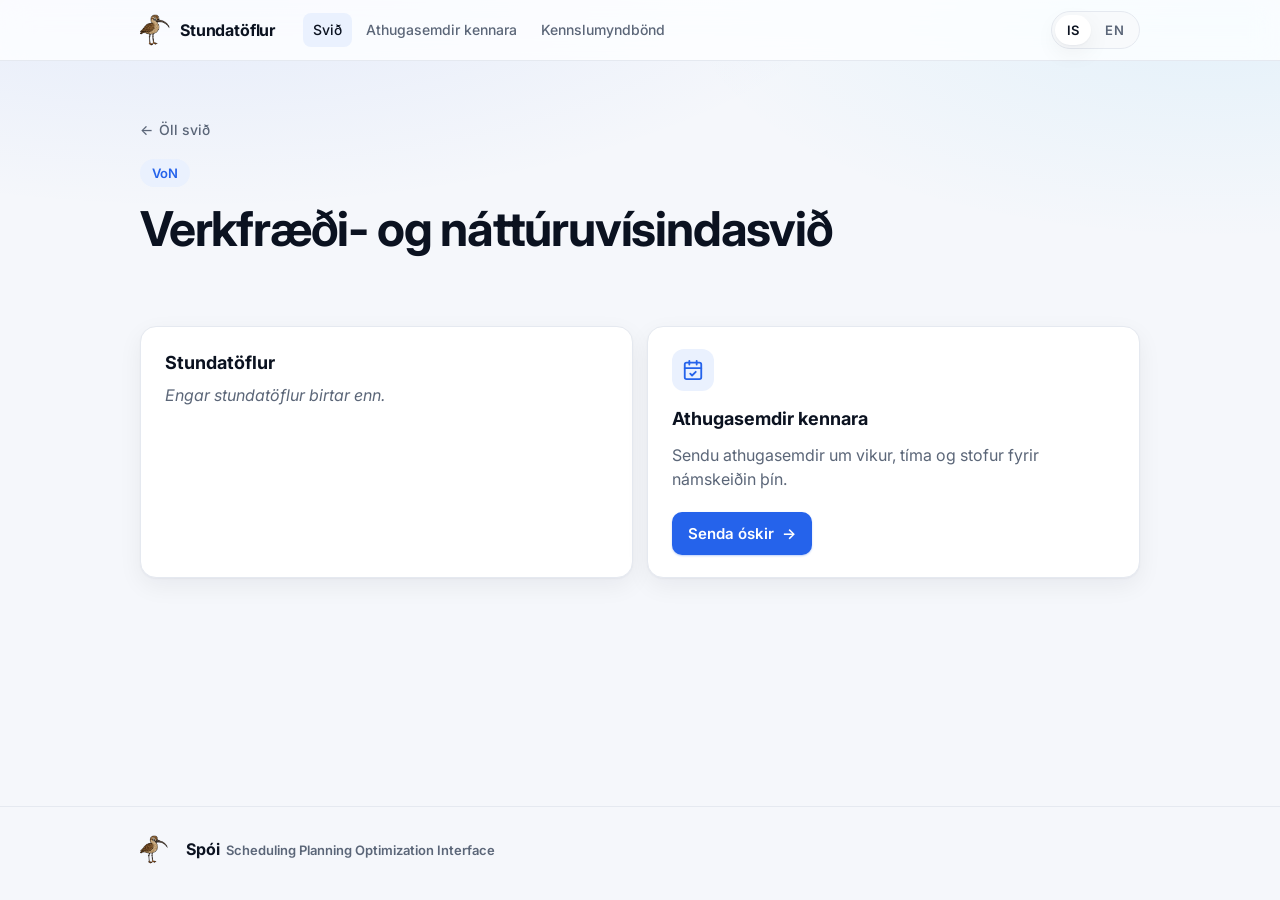
<file: von/index.html>
<!doctype html>
<html lang="is">
<head>
<meta charset="utf-8">
<meta name="viewport" content="width=device-width, initial-scale=1">
<title>Stundatöflur – VoN</title>
<link rel="icon" href="../spoi.png">
<link rel="preconnect" href="https://fonts.googleapis.com">
<link rel="preconnect" href="https://fonts.gstatic.com" crossorigin>
<link href="https://fonts.googleapis.com/css2?family=Inter:wght@400;500;600;700;800&display=swap" rel="stylesheet">
<link rel="stylesheet" href="../assets/site.css">
<script src="../assets/site.js"></script>
</head>
<body>
<header class="topbar">
  <div class="wrap">
    <a class="brand" href="../"><img src="../spoi.png" alt=""><span class="i18n" lang="is">Stundatöflur</span><span class="i18n" lang="en">Timetables</span></a>
    <nav class="nav">
      <a href="../#svid" aria-current="page"><span class="i18n" lang="is">Svið</span><span class="i18n" lang="en">Schools</span></a>
      <a href="../oskir/"><span class="i18n" lang="is">Athugasemdir kennara</span><span class="i18n" lang="en">Teacher wishes</span></a>
      <a href="../kennsla/"><span class="i18n" lang="is">Kennslumyndbönd</span><span class="i18n" lang="en">Tutorials</span></a>
    </nav>
    <div class="lang-switch" role="group" aria-label="Tungumál / Language">
      <button type="button" data-lang="is" aria-pressed="true">IS</button>
      <button type="button" data-lang="en" aria-pressed="false">EN</button>
    </div>
  </div>
</header>

<main>
  <section class="hero">
    <div class="wrap">
      <a class="crumb" href="../">← <span class="i18n" lang="is">Öll svið</span><span class="i18n" lang="en">All schools</span></a><br>
      <span class="eyebrow">VoN</span>
      <h1><span class="i18n" lang="is">Verkfræði- og náttúruvísindasvið</span><span class="i18n" lang="en">School of Engineering and Natural Sciences</span></h1>
    </div>
  </section>

  <section class="section">
    <div class="wrap grid-2">
      <div class="card">
        <h2><span class="i18n" lang="is">Stundatöflur</span><span class="i18n" lang="en">Timetables</span></h2>
        <div class="timetable-list">
    <!-- Written by Spoi ("Birta á vef" in Stundatöflur): everything
         between the two spoi markers is replaced on each publish. -->
    <!-- spoi:timetables:start -->
    <ul>
      <li><em>Engar stundatöflur birtar enn.</em></li>
    </ul>
    <!-- spoi:timetables:end -->
          <p class="empty"><span class="i18n" lang="is">Engar stundatöflur birtar enn.</span><span class="i18n" lang="en">No timetables published yet.</span></p>
        </div>
      </div>
      <div class="card feature">
        <div class="icon"><svg width="22" height="22" viewBox="0 0 24 24" fill="none" stroke="currentColor" stroke-width="2" stroke-linecap="round" stroke-linejoin="round"><rect x="3" y="4" width="18" height="18" rx="2"/><path d="M16 2v4M8 2v4M3 10h18M9 16l2 2 4-4"/></svg></div>
        <h2><span class="i18n" lang="is">Athugasemdir kennara</span><span class="i18n" lang="en">Teacher wishes</span></h2>
        <p><span class="i18n" lang="is">Sendu athugasemdir um vikur, tíma og stofur fyrir námskeiðin þín.</span><span class="i18n" lang="en">Send your wishes for weeks, times and rooms for your courses.</span></p>
        <div class="actions"><a class="btn" href="../oskir/?school=von"><span class="i18n" lang="is">Senda óskir</span><span class="i18n" lang="en">Send wishes</span> →</a></div>
      </div>
    </div>
  </section>
</main>
<footer class="footer compact">
  <div class="wrap">
    <img src="../spoi.png" alt="">
    <div><strong>Spói</strong><span class="tagline">Scheduling Planning Optimization Interface</span></div>
  </div>
</footer>
</body>
</html>
</file>
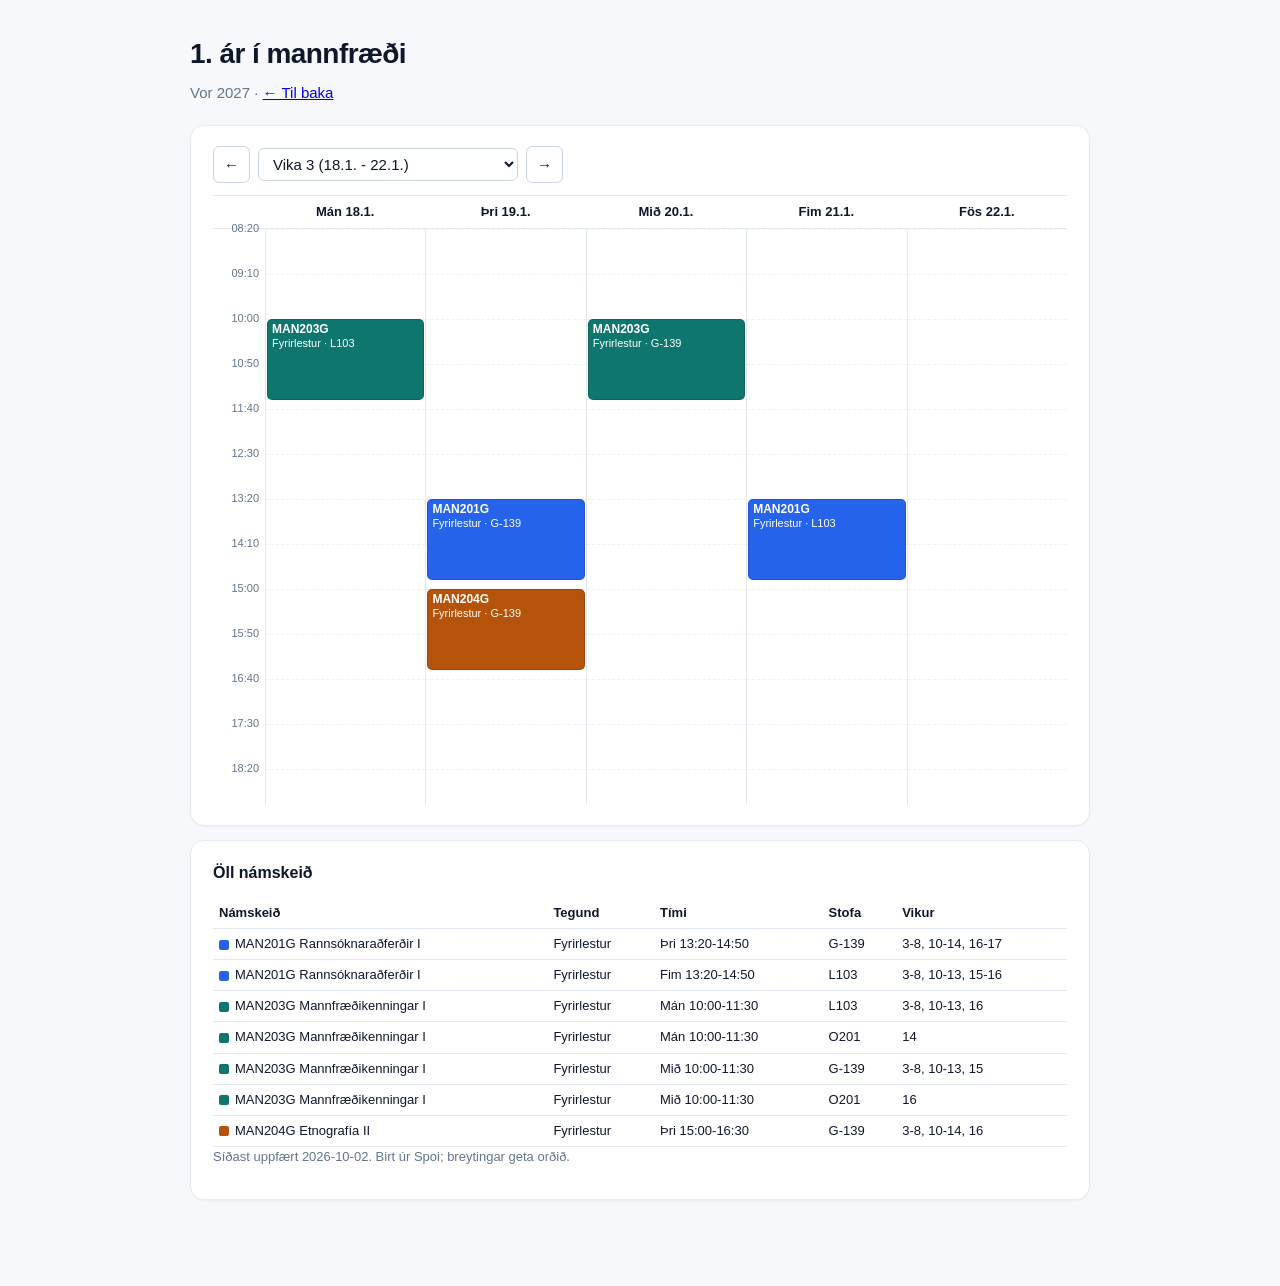
<file: fvs/vor-2027/1-ar-i-mannfraedi.html>
<!doctype html>
<html lang="is">
<head>
<meta charset="utf-8">
<meta name="viewport" content="width=device-width, initial-scale=1">
<title>1. ár í mannfræði — Stundatafla</title>
<link rel="stylesheet" href="../../oskir/style.css">
<style>
  .tt-bar { display: flex; flex-wrap: wrap; gap: 8px; align-items: center; margin: 0 0 12px; }
  .tt-bar select, .tt-bar button { font: inherit; padding: 6px 10px; border-radius: 6px;
    border: 1px solid #cbd5e1; background: #fff; color: inherit; }
  .tt-bar button { cursor: pointer; }
  .tt-bar select { width: auto; flex: 0 1 260px; min-width: 0; }
  .tt-grid { display: grid; grid-template-columns: 52px repeat(var(--days), minmax(0, 1fr));
    position: relative; border-top: 1px solid #e2e8f0; }
  .tt-head { font-weight: 600; font-size: 13px; padding: 6px 4px; text-align: center;
    border-bottom: 1px solid #e2e8f0; }
  .tt-times { position: relative; }
  .tt-time { position: absolute; right: 6px; font-size: 11px; color: #64748b;
    transform: translateY(-50%); }
  .tt-day { position: relative; border-left: 1px solid #e2e8f0; }
  .tt-line { position: absolute; left: 0; right: 0; border-top: 1px dashed #eef2f7; }
  .tt-ev { position: absolute; border-radius: 5px; padding: 2px 4px; font-size: 11px;
    line-height: 1.25; overflow: hidden; color: #fff; background: #2563eb;
    border: 1px solid rgba(0,0,0,.15); box-sizing: border-box; }
  .tt-ev b { display: block; font-size: 12px; }
  .tt-empty { color: #64748b; padding: 16px 0; }
  .tt-list { width: 100%; border-collapse: collapse; font-size: 13px; }
  .tt-list th, .tt-list td { text-align: left; padding: 5px 6px; border-bottom: 1px solid #e2e8f0;
    vertical-align: top; }
  .tt-swatch { display: inline-block; width: 10px; height: 10px; border-radius: 2px;
    margin-right: 6px; vertical-align: middle; }
  @media (max-width: 640px) { .tt-ev { font-size: 10px; } .tt-ev b { font-size: 11px; } }
</style>
</head>
<body>
<header class="page-head">
  <h1>1. ár í mannfræði</h1>
  <p class="lede">Vor 2027 · <a href="../">&larr; Til baka</a></p>
</header>
<main>
  <section class="card">
    <div class="tt-bar">
      <button type="button" id="prev" aria-label="Fyrri vika">&larr;</button>
      <select id="week" aria-label="Vika"></select>
      <button type="button" id="next" aria-label="Næsta vika">&rarr;</button>
    </div>
    <div id="grid"></div>
  </section>
  <section class="card">
    <h2>Öll námskeið</h2>
    <div style="overflow-x:auto"><table class="tt-list" id="list"></table></div>
    <p class="hint">Síðast uppfært 2026-10-02. Birt úr Spoi; breytingar geta orðið.</p>
  </section>
</main>
<script id="tt-data" type="application/json">{"name": "1. ár í mannfræði", "isoYear": 2027, "weeks": [{"week": 3, "monday": "2027-01-18"}, {"week": 4, "monday": "2027-01-25"}, {"week": 5, "monday": "2027-02-01"}, {"week": 6, "monday": "2027-02-08"}, {"week": 7, "monday": "2027-02-15"}, {"week": 8, "monday": "2027-02-22"}, {"week": 10, "monday": "2027-03-08"}, {"week": 11, "monday": "2027-03-15"}, {"week": 12, "monday": "2027-03-22"}, {"week": 13, "monday": "2027-03-29"}, {"week": 14, "monday": "2027-04-05"}, {"week": 15, "monday": "2027-04-12"}, {"week": 16, "monday": "2027-04-19"}, {"week": 17, "monday": "2027-04-26"}], "courses": [{"id": "MAN201G", "name": "Rannsóknaraðferðir I", "color": ""}, {"id": "MAN203G", "name": "Mannfræðikenningar I", "color": ""}, {"id": "MAN204G", "name": "Etnografía II", "color": ""}], "sessions": [{"course": "MAN201G", "kind": "Fyrirlestur", "day": 1, "start": "13:20", "end": "14:50", "weeks": [3, 4, 5, 6, 7, 8, 10, 11, 12, 13, 14, 16, 17], "room": "G-139"}, {"course": "MAN201G", "kind": "Fyrirlestur", "day": 3, "start": "13:20", "end": "14:50", "weeks": [3, 4, 5, 6, 7, 8, 10, 11, 12, 13, 15, 16], "room": "L103"}, {"course": "MAN203G", "kind": "Fyrirlestur", "day": 0, "start": "10:00", "end": "11:30", "weeks": [3, 4, 5, 6, 7, 8, 10, 11, 12, 13, 16], "room": "L103"}, {"course": "MAN203G", "kind": "Fyrirlestur", "day": 0, "start": "10:00", "end": "11:30", "weeks": [14], "room": "O201"}, {"course": "MAN203G", "kind": "Fyrirlestur", "day": 2, "start": "10:00", "end": "11:30", "weeks": [3, 4, 5, 6, 7, 8, 10, 11, 12, 13, 15], "room": "G-139"}, {"course": "MAN203G", "kind": "Fyrirlestur", "day": 2, "start": "10:00", "end": "11:30", "weeks": [16], "room": "O201"}, {"course": "MAN204G", "kind": "Fyrirlestur", "day": 1, "start": "15:00", "end": "16:30", "weeks": [3, 4, 5, 6, 7, 8, 10, 11, 12, 13, 14, 16], "room": "G-139"}]}</script>
<script>
(function () {
  var DATA = JSON.parse(document.getElementById('tt-data').textContent);
  var DAY_NAMES = ['Mán', 'Þri', 'Mið', 'Fim', 'Fös', 'Lau', 'Sun'];
  var PALETTE = ['#2563eb', '#0f766e', '#b45309', '#7c3aed', '#be123c', '#15803d',
                 '#0369a1', '#a21caf', '#4d7c0f', '#c2410c'];
  var colors = {};
  DATA.courses.forEach(function (c, i) { colors[c.id] = c.color || PALETTE[i % PALETTE.length]; });
  var names = {};
  DATA.courses.forEach(function (c) { names[c.id] = c.name; });
  var PX_PER_MIN = 0.9, DAY_START = 8 * 60 + 20, DAY_END = 19 * 60;

  function minutes(t) { var p = t.split(':'); return +p[0] * 60 + +p[1]; }
  function esc(s) {
    return String(s == null ? '' : s).replace(/[&<>"]/g, function (c) {
      return { '&': '&amp;', '<': '&lt;', '>': '&gt;', '"': '&quot;' }[c];
    });
  }
  function shortDate(iso, add) {
    var d = new Date(iso + 'T12:00:00Z'); d.setUTCDate(d.getUTCDate() + (add || 0));
    return d.getUTCDate() + '.' + (d.getUTCMonth() + 1) + '.';
  }
  function ranges(weeks) {
    var out = [], run = [];
    weeks.slice().sort(function (a, b) { return a - b; }).forEach(function (w) {
      if (run.length && w === run[run.length - 1] + 1) { run.push(w); return; }
      if (run.length) out.push(run.length === 1 ? run[0] : run[0] + '-' + run[run.length - 1]);
      run = [w];
    });
    if (run.length) out.push(run.length === 1 ? run[0] : run[0] + '-' + run[run.length - 1]);
    return out.join(', ');
  }

  var select = document.getElementById('week');
  DATA.weeks.forEach(function (w) {
    var opt = document.createElement('option');
    opt.value = w.week;
    opt.textContent = 'Vika ' + w.week + ' (' + shortDate(w.monday) + ' - ' + shortDate(w.monday, 4) + ')';
    select.appendChild(opt);
  });
  var today = new Date().toISOString().slice(0, 10);
  var current = DATA.weeks.filter(function (w) { return w.monday <= today; }).pop();
  if (current && today <= DATA.weeks[DATA.weeks.length - 1].monday) select.value = current.week;

  function draw() {
    var grid = document.getElementById('grid');
    var week = +select.value;
    var monday = (DATA.weeks.filter(function (w) { return w.week === week; })[0] || {}).monday;
    var events = DATA.sessions.filter(function (s) { return s.weeks.indexOf(week) >= 0; });
    if (!DATA.weeks.length) { grid.innerHTML = '<p class="tt-empty">Engir tímar birtir.</p>'; return; }
    var days = events.some(function (s) { return s.day > 4; }) ? 7 : 5;
    var end = DAY_END;
    events.forEach(function (s) { end = Math.max(end, minutes(s.end)); });
    var height = (end - DAY_START) * PX_PER_MIN;
    var h = '<div class="tt-grid" style="--days:' + days + '"><div class="tt-head"></div>';
    for (var d = 0; d < days; d++) {
      h += '<div class="tt-head">' + DAY_NAMES[d] + (monday ? ' ' + shortDate(monday, d) : '') + '</div>';
    }
    h += '<div class="tt-times" style="height:' + height + 'px">';
    for (var t = DAY_START; t < end; t += 50) {
      h += '<div class="tt-time" style="top:' + ((t - DAY_START) * PX_PER_MIN) + 'px">' +
        String(Math.floor(t / 60)).padStart(2, '0') + ':' + String(t % 60).padStart(2, '0') + '</div>';
    }
    h += '</div>';
    for (d = 0; d < days; d++) {
      h += '<div class="tt-day" style="height:' + height + 'px">';
      for (t = DAY_START; t < end; t += 50) {
        h += '<div class="tt-line" style="top:' + ((t - DAY_START) * PX_PER_MIN) + 'px"></div>';
      }
      // Side-by-side lanes for sessions that overlap (electives, groups).
      var dayEvents = events.filter(function (s) { return s.day === d; })
        .sort(function (a, b) { return minutes(a.start) - minutes(b.start); });
      var clusters = [], cluster = null, clusterEnd = -1;
      dayEvents.forEach(function (s) {
        if (!cluster || minutes(s.start) >= clusterEnd) { cluster = []; clusters.push(cluster); clusterEnd = -1; }
        cluster.push(s); clusterEnd = Math.max(clusterEnd, minutes(s.end));
      });
      clusters.forEach(function (group) {
        var laneEnds = [];
        group.forEach(function (s) {
          var lane = 0;
          while (laneEnds[lane] !== undefined && laneEnds[lane] > minutes(s.start)) lane++;
          laneEnds[lane] = minutes(s.end); s._lane = lane;
        });
        var lanes = laneEnds.length;
        group.forEach(function (s) {
          var top = (minutes(s.start) - DAY_START) * PX_PER_MIN;
          var hgt = (minutes(s.end) - minutes(s.start)) * PX_PER_MIN;
          h += '<div class="tt-ev" style="top:' + top + 'px;height:' + hgt + 'px;left:calc(' +
            (100 * s._lane / lanes) + '% + 1px);width:calc(' + (100 / lanes) + '% - 2px);background:' +
            colors[s.course] + '" title="' + esc(s.course + ' ' + (names[s.course] || '') + '\n' +
            s.kind + ' ' + s.start + '-' + s.end + '\n' + s.room) + '"><b>' + esc(s.course) + '</b>' +
            esc([s.kind, s.room].filter(Boolean).join(' · ')) + '</div>';
        });
      });
      h += '</div>';
    }
    h += '</div>';
    if (!events.length) h += '<p class="tt-empty">Engir tímar þessa viku.</p>';
    grid.innerHTML = h;
  }

  function step(delta) {
    var i = select.selectedIndex + delta;
    if (i >= 0 && i < select.options.length) { select.selectedIndex = i; draw(); }
  }
  select.addEventListener('change', draw);
  document.getElementById('prev').addEventListener('click', function () { step(-1); });
  document.getElementById('next').addEventListener('click', function () { step(1); });
  draw();

  var rows = '<tr><th>Námskeið</th><th>Tegund</th><th>Tími</th><th>Stofa</th><th>Vikur</th></tr>';
  DATA.sessions.forEach(function (s) {
    rows += '<tr><td><span class="tt-swatch" style="background:' + colors[s.course] + '"></span>' +
      esc(s.course) + (names[s.course] ? ' ' + esc(names[s.course]) : '') + '</td><td>' +
      esc(s.kind) + '</td><td>' + DAY_NAMES[s.day] + ' ' + s.start + '-' + s.end + '</td><td>' +
      esc(s.room) + '</td><td>' + ranges(s.weeks) + '</td></tr>';
  });
  document.getElementById('list').innerHTML = rows;
})();
</script>
</body>
</html>
</file>
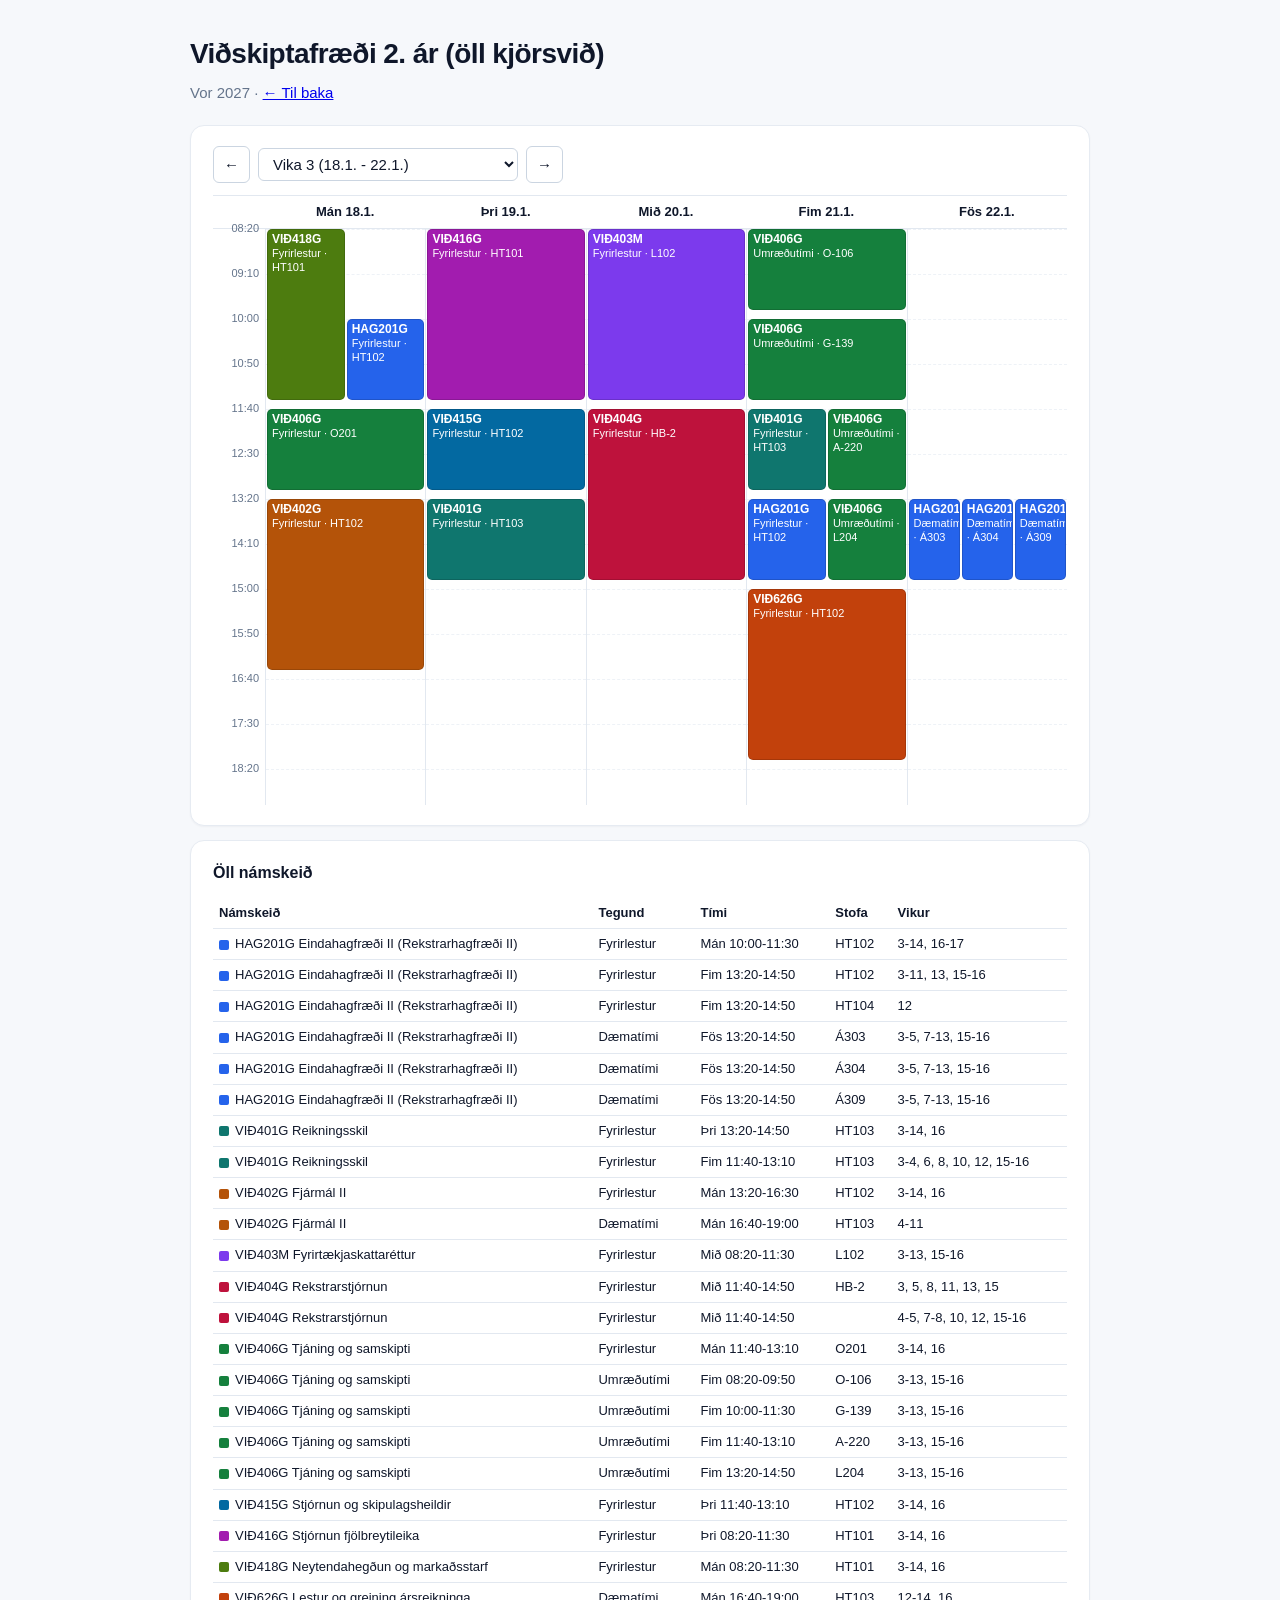
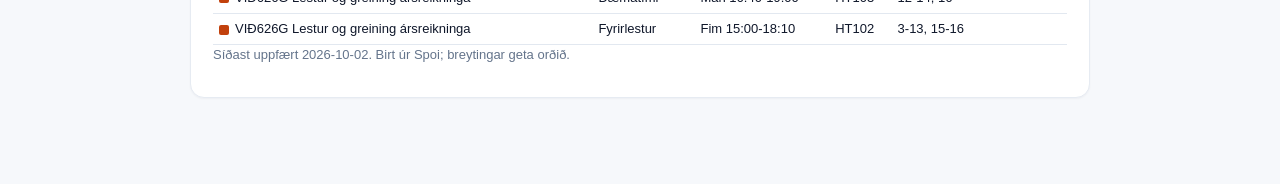
<file: fvs/vor-2027/vidskiptafraedi-2-ar-oll-kjorsvid.html>
<!doctype html>
<html lang="is">
<head>
<meta charset="utf-8">
<meta name="viewport" content="width=device-width, initial-scale=1">
<title>Viðskiptafræði 2. ár (öll kjörsvið) — Stundatafla</title>
<link rel="stylesheet" href="../../oskir/style.css">
<style>
  .tt-bar { display: flex; flex-wrap: wrap; gap: 8px; align-items: center; margin: 0 0 12px; }
  .tt-bar select, .tt-bar button { font: inherit; padding: 6px 10px; border-radius: 6px;
    border: 1px solid #cbd5e1; background: #fff; color: inherit; }
  .tt-bar button { cursor: pointer; }
  .tt-bar select { width: auto; flex: 0 1 260px; min-width: 0; }
  .tt-grid { display: grid; grid-template-columns: 52px repeat(var(--days), minmax(0, 1fr));
    position: relative; border-top: 1px solid #e2e8f0; }
  .tt-head { font-weight: 600; font-size: 13px; padding: 6px 4px; text-align: center;
    border-bottom: 1px solid #e2e8f0; }
  .tt-times { position: relative; }
  .tt-time { position: absolute; right: 6px; font-size: 11px; color: #64748b;
    transform: translateY(-50%); }
  .tt-day { position: relative; border-left: 1px solid #e2e8f0; }
  .tt-line { position: absolute; left: 0; right: 0; border-top: 1px dashed #eef2f7; }
  .tt-ev { position: absolute; border-radius: 5px; padding: 2px 4px; font-size: 11px;
    line-height: 1.25; overflow: hidden; color: #fff; background: #2563eb;
    border: 1px solid rgba(0,0,0,.15); box-sizing: border-box; }
  .tt-ev b { display: block; font-size: 12px; }
  .tt-empty { color: #64748b; padding: 16px 0; }
  .tt-list { width: 100%; border-collapse: collapse; font-size: 13px; }
  .tt-list th, .tt-list td { text-align: left; padding: 5px 6px; border-bottom: 1px solid #e2e8f0;
    vertical-align: top; }
  .tt-swatch { display: inline-block; width: 10px; height: 10px; border-radius: 2px;
    margin-right: 6px; vertical-align: middle; }
  @media (max-width: 640px) { .tt-ev { font-size: 10px; } .tt-ev b { font-size: 11px; } }
</style>
</head>
<body>
<header class="page-head">
  <h1>Viðskiptafræði 2. ár (öll kjörsvið)</h1>
  <p class="lede">Vor 2027 · <a href="../">&larr; Til baka</a></p>
</header>
<main>
  <section class="card">
    <div class="tt-bar">
      <button type="button" id="prev" aria-label="Fyrri vika">&larr;</button>
      <select id="week" aria-label="Vika"></select>
      <button type="button" id="next" aria-label="Næsta vika">&rarr;</button>
    </div>
    <div id="grid"></div>
  </section>
  <section class="card">
    <h2>Öll námskeið</h2>
    <div style="overflow-x:auto"><table class="tt-list" id="list"></table></div>
    <p class="hint">Síðast uppfært 2026-10-02. Birt úr Spoi; breytingar geta orðið.</p>
  </section>
</main>
<script id="tt-data" type="application/json">{"name": "Viðskiptafræði 2. ár (öll kjörsvið)", "isoYear": 2027, "weeks": [{"week": 3, "monday": "2027-01-18"}, {"week": 4, "monday": "2027-01-25"}, {"week": 5, "monday": "2027-02-01"}, {"week": 6, "monday": "2027-02-08"}, {"week": 7, "monday": "2027-02-15"}, {"week": 8, "monday": "2027-02-22"}, {"week": 9, "monday": "2027-03-01"}, {"week": 10, "monday": "2027-03-08"}, {"week": 11, "monday": "2027-03-15"}, {"week": 12, "monday": "2027-03-22"}, {"week": 13, "monday": "2027-03-29"}, {"week": 14, "monday": "2027-04-05"}, {"week": 15, "monday": "2027-04-12"}, {"week": 16, "monday": "2027-04-19"}, {"week": 17, "monday": "2027-04-26"}], "courses": [{"id": "HAG201G", "name": "Eindahagfræði II (Rekstrarhagfræði II)", "color": ""}, {"id": "VIÐ401G", "name": "Reikningsskil", "color": ""}, {"id": "VIÐ402G", "name": "Fjármál II", "color": ""}, {"id": "VIÐ403M", "name": "Fyrirtækjaskattaréttur", "color": ""}, {"id": "VIÐ404G", "name": "Rekstrarstjórnun", "color": ""}, {"id": "VIÐ406G", "name": "Tjáning og samskipti", "color": ""}, {"id": "VIÐ415G", "name": "Stjórnun og skipulagsheildir", "color": ""}, {"id": "VIÐ416G", "name": "Stjórnun fjölbreytileika", "color": ""}, {"id": "VIÐ418G", "name": "Neytendahegðun og markaðsstarf", "color": ""}, {"id": "VIÐ626G", "name": "Lestur og greining ársreikninga", "color": ""}], "sessions": [{"course": "HAG201G", "kind": "Fyrirlestur", "day": 0, "start": "10:00", "end": "11:30", "weeks": [3, 4, 5, 6, 7, 8, 9, 10, 11, 12, 13, 14, 16, 17], "room": "HT102"}, {"course": "HAG201G", "kind": "Fyrirlestur", "day": 3, "start": "13:20", "end": "14:50", "weeks": [3, 4, 5, 6, 7, 8, 9, 10, 11, 13, 15, 16], "room": "HT102"}, {"course": "HAG201G", "kind": "Fyrirlestur", "day": 3, "start": "13:20", "end": "14:50", "weeks": [12], "room": "HT104"}, {"course": "HAG201G", "kind": "Dæmatími", "day": 4, "start": "13:20", "end": "14:50", "weeks": [3, 4, 5, 7, 8, 9, 10, 11, 12, 13, 15, 16], "room": "Á303"}, {"course": "HAG201G", "kind": "Dæmatími", "day": 4, "start": "13:20", "end": "14:50", "weeks": [3, 4, 5, 7, 8, 9, 10, 11, 12, 13, 15, 16], "room": "Á304"}, {"course": "HAG201G", "kind": "Dæmatími", "day": 4, "start": "13:20", "end": "14:50", "weeks": [3, 4, 5, 7, 8, 9, 10, 11, 12, 13, 15, 16], "room": "Á309"}, {"course": "VIÐ401G", "kind": "Fyrirlestur", "day": 1, "start": "13:20", "end": "14:50", "weeks": [3, 4, 5, 6, 7, 8, 9, 10, 11, 12, 13, 14, 16], "room": "HT103"}, {"course": "VIÐ401G", "kind": "Fyrirlestur", "day": 3, "start": "11:40", "end": "13:10", "weeks": [3, 4, 6, 8, 10, 12, 15, 16], "room": "HT103"}, {"course": "VIÐ402G", "kind": "Fyrirlestur", "day": 0, "start": "13:20", "end": "16:30", "weeks": [3, 4, 5, 6, 7, 8, 9, 10, 11, 12, 13, 14, 16], "room": "HT102"}, {"course": "VIÐ402G", "kind": "Dæmatími", "day": 0, "start": "16:40", "end": "19:00", "weeks": [4, 5, 6, 7, 8, 9, 10, 11], "room": "HT103"}, {"course": "VIÐ403M", "kind": "Fyrirlestur", "day": 2, "start": "08:20", "end": "11:30", "weeks": [3, 4, 5, 6, 7, 8, 9, 10, 11, 12, 13, 15, 16], "room": "L102"}, {"course": "VIÐ404G", "kind": "Fyrirlestur", "day": 2, "start": "11:40", "end": "14:50", "weeks": [3, 5, 8, 11, 13, 15], "room": "HB-2"}, {"course": "VIÐ404G", "kind": "Fyrirlestur", "day": 2, "start": "11:40", "end": "14:50", "weeks": [4, 5, 7, 8, 10, 12, 15, 16], "room": ""}, {"course": "VIÐ406G", "kind": "Fyrirlestur", "day": 0, "start": "11:40", "end": "13:10", "weeks": [3, 4, 5, 6, 7, 8, 9, 10, 11, 12, 13, 14, 16], "room": "O201"}, {"course": "VIÐ406G", "kind": "Umræðutími", "day": 3, "start": "08:20", "end": "09:50", "weeks": [3, 4, 5, 6, 7, 8, 9, 10, 11, 12, 13, 15, 16], "room": "O-106"}, {"course": "VIÐ406G", "kind": "Umræðutími", "day": 3, "start": "10:00", "end": "11:30", "weeks": [3, 4, 5, 6, 7, 8, 9, 10, 11, 12, 13, 15, 16], "room": "G-139"}, {"course": "VIÐ406G", "kind": "Umræðutími", "day": 3, "start": "11:40", "end": "13:10", "weeks": [3, 4, 5, 6, 7, 8, 9, 10, 11, 12, 13, 15, 16], "room": "A-220"}, {"course": "VIÐ406G", "kind": "Umræðutími", "day": 3, "start": "13:20", "end": "14:50", "weeks": [3, 4, 5, 6, 7, 8, 9, 10, 11, 12, 13, 15, 16], "room": "L204"}, {"course": "VIÐ415G", "kind": "Fyrirlestur", "day": 1, "start": "11:40", "end": "13:10", "weeks": [3, 4, 5, 6, 7, 8, 9, 10, 11, 12, 13, 14, 16], "room": "HT102"}, {"course": "VIÐ416G", "kind": "Fyrirlestur", "day": 1, "start": "08:20", "end": "11:30", "weeks": [3, 4, 5, 6, 7, 8, 9, 10, 11, 12, 13, 14, 16], "room": "HT101"}, {"course": "VIÐ418G", "kind": "Fyrirlestur", "day": 0, "start": "08:20", "end": "11:30", "weeks": [3, 4, 5, 6, 7, 8, 9, 10, 11, 12, 13, 14, 16], "room": "HT101"}, {"course": "VIÐ626G", "kind": "Dæmatími", "day": 0, "start": "16:40", "end": "19:00", "weeks": [12, 13, 14, 16], "room": "HT103"}, {"course": "VIÐ626G", "kind": "Fyrirlestur", "day": 3, "start": "15:00", "end": "18:10", "weeks": [3, 4, 5, 6, 7, 8, 9, 10, 11, 12, 13, 15, 16], "room": "HT102"}]}</script>
<script>
(function () {
  var DATA = JSON.parse(document.getElementById('tt-data').textContent);
  var DAY_NAMES = ['Mán', 'Þri', 'Mið', 'Fim', 'Fös', 'Lau', 'Sun'];
  var PALETTE = ['#2563eb', '#0f766e', '#b45309', '#7c3aed', '#be123c', '#15803d',
                 '#0369a1', '#a21caf', '#4d7c0f', '#c2410c'];
  var colors = {};
  DATA.courses.forEach(function (c, i) { colors[c.id] = c.color || PALETTE[i % PALETTE.length]; });
  var names = {};
  DATA.courses.forEach(function (c) { names[c.id] = c.name; });
  var PX_PER_MIN = 0.9, DAY_START = 8 * 60 + 20, DAY_END = 19 * 60;

  function minutes(t) { var p = t.split(':'); return +p[0] * 60 + +p[1]; }
  function esc(s) {
    return String(s == null ? '' : s).replace(/[&<>"]/g, function (c) {
      return { '&': '&amp;', '<': '&lt;', '>': '&gt;', '"': '&quot;' }[c];
    });
  }
  function shortDate(iso, add) {
    var d = new Date(iso + 'T12:00:00Z'); d.setUTCDate(d.getUTCDate() + (add || 0));
    return d.getUTCDate() + '.' + (d.getUTCMonth() + 1) + '.';
  }
  function ranges(weeks) {
    var out = [], run = [];
    weeks.slice().sort(function (a, b) { return a - b; }).forEach(function (w) {
      if (run.length && w === run[run.length - 1] + 1) { run.push(w); return; }
      if (run.length) out.push(run.length === 1 ? run[0] : run[0] + '-' + run[run.length - 1]);
      run = [w];
    });
    if (run.length) out.push(run.length === 1 ? run[0] : run[0] + '-' + run[run.length - 1]);
    return out.join(', ');
  }

  var select = document.getElementById('week');
  DATA.weeks.forEach(function (w) {
    var opt = document.createElement('option');
    opt.value = w.week;
    opt.textContent = 'Vika ' + w.week + ' (' + shortDate(w.monday) + ' - ' + shortDate(w.monday, 4) + ')';
    select.appendChild(opt);
  });
  var today = new Date().toISOString().slice(0, 10);
  var current = DATA.weeks.filter(function (w) { return w.monday <= today; }).pop();
  if (current && today <= DATA.weeks[DATA.weeks.length - 1].monday) select.value = current.week;

  function draw() {
    var grid = document.getElementById('grid');
    var week = +select.value;
    var monday = (DATA.weeks.filter(function (w) { return w.week === week; })[0] || {}).monday;
    var events = DATA.sessions.filter(function (s) { return s.weeks.indexOf(week) >= 0; });
    if (!DATA.weeks.length) { grid.innerHTML = '<p class="tt-empty">Engir tímar birtir.</p>'; return; }
    var days = events.some(function (s) { return s.day > 4; }) ? 7 : 5;
    var end = DAY_END;
    events.forEach(function (s) { end = Math.max(end, minutes(s.end)); });
    var height = (end - DAY_START) * PX_PER_MIN;
    var h = '<div class="tt-grid" style="--days:' + days + '"><div class="tt-head"></div>';
    for (var d = 0; d < days; d++) {
      h += '<div class="tt-head">' + DAY_NAMES[d] + (monday ? ' ' + shortDate(monday, d) : '') + '</div>';
    }
    h += '<div class="tt-times" style="height:' + height + 'px">';
    for (var t = DAY_START; t < end; t += 50) {
      h += '<div class="tt-time" style="top:' + ((t - DAY_START) * PX_PER_MIN) + 'px">' +
        String(Math.floor(t / 60)).padStart(2, '0') + ':' + String(t % 60).padStart(2, '0') + '</div>';
    }
    h += '</div>';
    for (d = 0; d < days; d++) {
      h += '<div class="tt-day" style="height:' + height + 'px">';
      for (t = DAY_START; t < end; t += 50) {
        h += '<div class="tt-line" style="top:' + ((t - DAY_START) * PX_PER_MIN) + 'px"></div>';
      }
      // Side-by-side lanes for sessions that overlap (electives, groups).
      var dayEvents = events.filter(function (s) { return s.day === d; })
        .sort(function (a, b) { return minutes(a.start) - minutes(b.start); });
      var clusters = [], cluster = null, clusterEnd = -1;
      dayEvents.forEach(function (s) {
        if (!cluster || minutes(s.start) >= clusterEnd) { cluster = []; clusters.push(cluster); clusterEnd = -1; }
        cluster.push(s); clusterEnd = Math.max(clusterEnd, minutes(s.end));
      });
      clusters.forEach(function (group) {
        var laneEnds = [];
        group.forEach(function (s) {
          var lane = 0;
          while (laneEnds[lane] !== undefined && laneEnds[lane] > minutes(s.start)) lane++;
          laneEnds[lane] = minutes(s.end); s._lane = lane;
        });
        var lanes = laneEnds.length;
        group.forEach(function (s) {
          var top = (minutes(s.start) - DAY_START) * PX_PER_MIN;
          var hgt = (minutes(s.end) - minutes(s.start)) * PX_PER_MIN;
          h += '<div class="tt-ev" style="top:' + top + 'px;height:' + hgt + 'px;left:calc(' +
            (100 * s._lane / lanes) + '% + 1px);width:calc(' + (100 / lanes) + '% - 2px);background:' +
            colors[s.course] + '" title="' + esc(s.course + ' ' + (names[s.course] || '') + '\n' +
            s.kind + ' ' + s.start + '-' + s.end + '\n' + s.room) + '"><b>' + esc(s.course) + '</b>' +
            esc([s.kind, s.room].filter(Boolean).join(' · ')) + '</div>';
        });
      });
      h += '</div>';
    }
    h += '</div>';
    if (!events.length) h += '<p class="tt-empty">Engir tímar þessa viku.</p>';
    grid.innerHTML = h;
  }

  function step(delta) {
    var i = select.selectedIndex + delta;
    if (i >= 0 && i < select.options.length) { select.selectedIndex = i; draw(); }
  }
  select.addEventListener('change', draw);
  document.getElementById('prev').addEventListener('click', function () { step(-1); });
  document.getElementById('next').addEventListener('click', function () { step(1); });
  draw();

  var rows = '<tr><th>Námskeið</th><th>Tegund</th><th>Tími</th><th>Stofa</th><th>Vikur</th></tr>';
  DATA.sessions.forEach(function (s) {
    rows += '<tr><td><span class="tt-swatch" style="background:' + colors[s.course] + '"></span>' +
      esc(s.course) + (names[s.course] ? ' ' + esc(names[s.course]) : '') + '</td><td>' +
      esc(s.kind) + '</td><td>' + DAY_NAMES[s.day] + ' ' + s.start + '-' + s.end + '</td><td>' +
      esc(s.room) + '</td><td>' + ranges(s.weeks) + '</td></tr>';
  });
  document.getElementById('list').innerHTML = rows;
})();
</script>
</body>
</html>
</file>
<file: assets/site.css>
/* The static pages: front page, faculty pages, tutorials, 404. The
   teachers' wishes page (oskir/) is an app with its own stylesheet. */
:root {
  --bg: #f5f7fb;
  --bg-glow: radial-gradient(1200px 500px at 15% -10%, rgba(37, 99, 235, .10), transparent 60%),
             radial-gradient(900px 400px at 95% 0%, rgba(14, 165, 233, .08), transparent 60%);
  --surface: #ffffff;
  --surface-2: #f8fafc;
  --border: #e5e9f0;
  --border-strong: #d4dae3;
  --text: #0b1220;
  --muted: #5b6678;
  --accent: #2563eb;
  --accent-2: #0ea5e9;
  --accent-soft: #eaf1fe;
  --radius: 16px;
  --shadow: 0 1px 2px rgba(15, 23, 42, .04), 0 8px 24px rgba(15, 23, 42, .06);
  --shadow-hover: 0 2px 4px rgba(15, 23, 42, .05), 0 14px 34px rgba(15, 23, 42, .10);
  --topbar: rgba(255, 255, 255, .78);
}
@media (prefers-color-scheme: dark) {
  :root {
    --bg: #0a0f1a;
    --bg-glow: radial-gradient(1200px 500px at 15% -10%, rgba(59, 130, 246, .16), transparent 60%),
               radial-gradient(900px 400px at 95% 0%, rgba(14, 165, 233, .10), transparent 60%);
    --surface: #111827;
    --surface-2: #0f172a;
    --border: #1f2a3c;
    --border-strong: #2c3a52;
    --text: #e8edf6;
    --muted: #9aa8bf;
    --accent: #6ea8fe;
    --accent-2: #38bdf8;
    --accent-soft: #172440;
    --shadow: 0 1px 2px rgba(0, 0, 0, .3);
    --shadow-hover: 0 8px 28px rgba(0, 0, 0, .45);
    --topbar: rgba(10, 15, 26, .75);
  }
}

* { box-sizing: border-box; }
html { -webkit-text-size-adjust: 100%; }
body {
  margin: 0; min-height: 100vh; display: flex; flex-direction: column;
  background: var(--bg-glow), var(--bg); background-attachment: fixed;
  color: var(--text); font: 16px/1.55 Inter, ui-sans-serif, system-ui, -apple-system, "Segoe UI", Roboto, sans-serif;
  -webkit-font-smoothing: antialiased;
}
a { color: var(--accent); text-decoration: none; }
code { white-space: nowrap; font-size: .92em; }
a:hover { text-decoration: underline; }
:focus-visible { outline: 3px solid color-mix(in srgb, var(--accent) 45%, transparent); outline-offset: 2px; border-radius: 6px; }

/* Language: both are in the page, one is shown. */
html:not([data-lang="en"]) .i18n[lang="en"], html[data-lang="en"] .i18n[lang="is"] { display: none; }

.wrap { width: 100%; max-width: 1040px; margin: 0 auto; padding: 0 20px; }

/* --- Top bar --------------------------------------------------------- */
.topbar {
  position: sticky; top: 0; z-index: 10;
  background: var(--topbar); backdrop-filter: saturate(160%) blur(14px); -webkit-backdrop-filter: saturate(160%) blur(14px);
  border-bottom: 1px solid var(--border);
}
.topbar .wrap { display: flex; align-items: center; gap: 20px; height: 60px; }
.brand { display: flex; align-items: center; gap: 10px; color: var(--text); font-weight: 700; letter-spacing: -.01em; }
.brand:hover { text-decoration: none; }
.brand img { width: 30px; height: auto; }
.nav { display: flex; gap: 4px; margin-left: 8px; }
.nav a { color: var(--muted); font-size: 14px; font-weight: 500; padding: 6px 10px; border-radius: 8px; }
.nav a:hover, .nav a[aria-current="page"] { color: var(--text); background: var(--accent-soft); text-decoration: none; }
.lang-switch { margin-left: auto; display: inline-flex; padding: 3px; gap: 2px; border-radius: 999px;
  background: var(--surface-2); border: 1px solid var(--border); }
.lang-switch button { font: inherit; font-size: 13px; font-weight: 600; letter-spacing: .02em; color: var(--muted);
  border: 0; background: transparent; padding: 5px 12px; border-radius: 999px; cursor: pointer; }
.lang-switch button[aria-pressed="true"] { background: var(--surface); color: var(--text); box-shadow: var(--shadow); }
@media (max-width: 680px) { .nav { display: none; } }

/* --- Hero ------------------------------------------------------------ */
.hero { padding: 56px 0 28px; }
.eyebrow { display: inline-flex; align-items: center; gap: 8px; font-size: 13px; font-weight: 600; color: var(--accent);
  background: var(--accent-soft); padding: 4px 12px; border-radius: 999px; margin-bottom: 16px; }
.hero h1 { font-size: clamp(32px, 5vw, 48px); line-height: 1.1; letter-spacing: -.025em; margin: 0 0 14px; }
.hero h1 .grad { background: linear-gradient(90deg, var(--accent), var(--accent-2)); -webkit-background-clip: text;
  background-clip: text; color: transparent; }
.hero p.lede { font-size: 18px; color: var(--muted); max-width: 62ch; margin: 0; }
.crumb { display: inline-flex; gap: 6px; font-size: 14px; font-weight: 500; margin-bottom: 18px; color: var(--muted); }

/* --- Sections and cards ---------------------------------------------- */
main { flex: 1; padding-bottom: 32px; }
.section { margin: 28px 0; }
.section-head { display: flex; align-items: baseline; justify-content: space-between; gap: 12px; margin-bottom: 14px; }
.section-head h2 { font-size: 20px; letter-spacing: -.01em; margin: 0; }
.section-head p { margin: 0; color: var(--muted); font-size: 14px; }

.card { background: var(--surface); border: 1px solid var(--border); border-radius: var(--radius); box-shadow: var(--shadow);
  padding: 22px 24px; }
.card h2 { margin: 0 0 6px; font-size: 18px; }
.card p { color: var(--muted); margin: 0; }

.grid { display: grid; gap: 14px; grid-template-columns: repeat(auto-fill, minmax(230px, 1fr)); }
.grid-2 { display: grid; gap: 14px; grid-template-columns: repeat(auto-fit, minmax(300px, 1fr)); }

.tile { position: relative; display: flex; flex-direction: column; gap: 4px; padding: 20px 22px; color: var(--text);
  background: var(--surface); border: 1px solid var(--border); border-radius: var(--radius); box-shadow: var(--shadow);
  transition: transform .15s ease, box-shadow .15s ease, border-color .15s ease; }
.tile:hover { text-decoration: none; transform: translateY(-2px); box-shadow: var(--shadow-hover); border-color: var(--border-strong); }
.tile .code { font-size: 22px; font-weight: 750; letter-spacing: -.02em; }
.tile .name { color: var(--muted); font-size: 14px; }
.tile .arrow { position: absolute; right: 18px; top: 20px; color: var(--muted); transition: transform .15s ease, color .15s ease; }
.tile:hover .arrow { transform: translateX(3px); color: var(--accent); }

.feature { display: flex; flex-direction: column; gap: 10px; }
.feature .icon { width: 42px; height: 42px; border-radius: 12px; display: grid; place-items: center;
  background: var(--accent-soft); color: var(--accent); }
.feature h2 { margin: 4px 0 0; }
.feature .actions { margin-top: auto; padding-top: 10px; }

.btn { display: inline-flex; align-items: center; gap: 8px; font-weight: 600; font-size: 15px; padding: 10px 16px;
  border-radius: 10px; background: var(--accent); color: #fff; box-shadow: 0 1px 2px rgba(37, 99, 235, .3);
  transition: filter .15s ease, transform .15s ease; }
.btn:hover { text-decoration: none; filter: brightness(1.08); transform: translateY(-1px); }
@media (prefers-color-scheme: dark) { .btn { color: #0a0f1a; } }

/* Timetables Spoi publishes into a faculty page (between its markers). */
.timetable-list h3 { font-size: 13px; text-transform: uppercase; letter-spacing: .06em; color: var(--muted);
  margin: 18px 0 8px; }
.timetable-list h3:first-of-type { margin-top: 4px; }
.timetable-list ul { list-style: none; margin: 0; padding: 0; display: grid; gap: 8px; }
.timetable-list li a { display: flex; align-items: center; justify-content: space-between; gap: 12px; padding: 12px 14px;
  border: 1px solid var(--border); border-radius: 12px; color: var(--text); font-weight: 500; background: var(--surface-2);
  transition: border-color .15s ease, background .15s ease; }
.timetable-list li a::after { content: "→"; color: var(--muted); }
.timetable-list li a:hover { text-decoration: none; border-color: var(--accent); background: var(--accent-soft); }
.timetable-list li em { color: var(--muted); }
.timetable-list .empty { display: none; color: var(--muted); }
.timetable-list:not(:has(ul)) .empty { display: block; }

/* --- Footer ---------------------------------------------------------- */
.footer { border-top: 1px solid var(--border); padding: 28px 0 36px; color: var(--muted); font-size: 14px; }
.footer .wrap { display: flex; gap: 18px; align-items: flex-start; }
.footer img { width: 56px; height: auto; flex: none; }
.footer strong { color: var(--text); font-size: 16px; }
.footer .tagline { font-size: 13px; font-weight: 600; margin-left: 6px; }
.footer p { margin: 6px 0 0; max-width: 72ch; }
.footer.compact .wrap { align-items: center; }
.footer.compact img { width: 28px; }
</file>
<file: oskir/style.css>
/* Deliberately close to Spoi's own dialogs (TeacherRequest.html,
   Stundatoflur.html): same neutral surface, same blue accent, same
   tri-state colours for a slot. A teacher who has seen one should not have
   to learn the other. */
:root {
  --bg: #f6f8fb;
  --surface: #ffffff;
  --border: #e6ebf2;
  --border-strong: #cbd5e1;
  --text: #0f172a;
  --muted: #64748b;
  --accent: #2563eb;
  --accent-soft: #e8f0fe;
  --prefer: #15803d;
  --prefer-soft: #e7f8ed;
  --avoid: #be123c;
  --avoid-soft: #fdeef1;
  --radius: 14px;
  --shadow-sm: 0 1px 2px rgba(15, 23, 42, .04);
  --shadow-md: 0 4px 16px rgba(15, 23, 42, .06);
  --ring: 0 0 0 3px rgba(37, 99, 235, .18);
}

/* Respects the reader's own setting rather than imposing one - a teacher
   filling this in on a phone in a dark room should not be flashbanged. */
@media (prefers-color-scheme: dark) {
  :root {
    --bg: #0b1220;
    --surface: #131c2e;
    --border: #24304a;
    --border-strong: #35425f;
    --text: #e8edf6;
    --muted: #9aa8bf;
    --accent: #6ea8fe;
    --accent-soft: #1c2a45;
    --prefer: #58d68d;
    --prefer-soft: #16301f;
    --avoid: #f87f96;
    --avoid-soft: #35161f;
    --shadow-sm: none;
    --shadow-md: 0 4px 18px rgba(0, 0, 0, .35);
    --ring: 0 0 0 3px rgba(110, 168, 254, .25);
  }
}

* { box-sizing: border-box; }

body {
  margin: 0;
  padding: 32px 16px 72px;
  background: var(--bg);
  color: var(--text);
  font: 15px/1.55 -apple-system, BlinkMacSystemFont, "Segoe UI", Roboto, Helvetica, Arial, sans-serif;
  -webkit-font-smoothing: antialiased;
}

/* Every interactive element gets the same visible focus ring. Keyboard
   users have to be able to see where they are in a form of ~70 buttons. */
:where(button, select, input, textarea, summary, a):focus-visible {
  outline: none;
  box-shadow: var(--ring);
  border-radius: 8px;
}

main, .page-head { max-width: 900px; margin: 0 auto; }

.page-head h1 { margin: 0 0 6px; font-size: clamp(22px, 4vw, 28px); letter-spacing: -.02em; }
.lede { margin: 0 0 20px; color: var(--muted); max-width: 62ch; }

.card {
  background: var(--surface);
  border: 1px solid var(--border);
  border-radius: var(--radius);
  padding: 20px 22px;
  margin-bottom: 14px;
  box-shadow: var(--shadow-sm);
}

.card h2 {
  margin: 0 0 12px;
  font-size: 16px;
  display: flex;
  align-items: center;
  gap: 10px;
}

.step {
  display: inline-flex;
  box-shadow: inset 0 0 0 1px rgba(37, 99, 235, .18);
  align-items: center;
  justify-content: center;
  width: 22px;
  height: 22px;
  border-radius: 50%;
  background: var(--accent-soft);
  color: var(--accent);
  font-size: 12px;
  font-weight: 700;
  flex: none;
}

.hint { margin: 0 0 12px; color: var(--muted); font-size: 13px; }
.hint b { font-weight: 600; }

.swatch-prefer { color: var(--prefer); }
.swatch-avoid { color: var(--avoid); }

.field-row { display: flex; flex-wrap: wrap; gap: 12px; }
.field { display: flex; flex-direction: column; gap: 4px; flex: 1 1 220px; font-size: 13px; }
.field > span { color: var(--muted); }
.field small { font-weight: 400; }

select, input[type="text"], input[type="email"], input[type="search"], textarea {
  font: inherit;
  padding: 9px 12px;
  border: 1px solid var(--border-strong);
  border-radius: 10px;
  background: var(--surface);
  color: var(--text);
  width: 100%;
  transition: border-color .15s ease, box-shadow .15s ease;
}

select:hover, input:hover, textarea:hover { border-color: var(--accent); }

textarea { resize: vertical; }

/* --- weeks --------------------------------------------------------- */
.week-grid { display: flex; flex-wrap: wrap; gap: 6px; }

.week-btn {
  font: inherit;
  min-width: 46px;
  padding: 8px;
  border: 1px solid var(--border-strong);
  border-radius: 10px;
  background: var(--surface);
  color: var(--text);
  cursor: pointer;
  transition: transform .08s ease, background .15s ease, border-color .15s ease;
}

.week-btn:hover { border-color: var(--accent); }
.week-btn:active { transform: scale(.94); }

.week-btn.selected {
  background: var(--accent);
  border-color: var(--accent);
  color: #fff;
  font-weight: 600;
}

.toolbar { margin-top: 10px; display: flex; gap: 14px; }

.link-btn {
  border: none;
  background: none;
  padding: 0;
  color: var(--accent);
  font: inherit;
  cursor: pointer;
  text-decoration: underline;
}

/* --- slot grid ----------------------------------------------------- */
/* One column per weekday plus a time gutter, mirroring Spoi's own
   slotGrid so the layout reads the same way. */
.slot-grid {
  display: grid;
  grid-template-columns: 68px repeat(5, 1fr);
  gap: 4px;
  min-width: 460px;
  overflow-x: auto;
}

.slot-head { font-size: 12px; font-weight: 600; text-align: center; color: var(--muted); padding: 4px 0; }
.slot-time { font-size: 11px; color: var(--muted); display: flex; align-items: center; }

.slot-btn {
  font: inherit;
  font-size: 11px;
  padding: 9px 2px;
  border: 1px solid var(--border);
  border-radius: 8px;
  background: var(--surface);
  color: var(--muted);
  cursor: pointer;
  min-height: 36px;
  transition: transform .08s ease, background .15s ease, border-color .15s ease;
}

.slot-btn:hover { border-color: var(--accent); }
.slot-btn:active { transform: scale(.93); }

.slot-btn.preferred { background: var(--prefer-soft); border-color: var(--prefer); color: var(--prefer); font-weight: 600; }
.slot-btn.blocked   { background: var(--avoid-soft);  border-color: var(--avoid);  color: var(--avoid);  font-weight: 600; }

/* --- rooms --------------------------------------------------------- */
.room-list { display: grid; grid-template-columns: repeat(auto-fill, minmax(210px, 1fr)); gap: 8px; }

.room-btn {
  font: inherit;
  color: var(--text);
  text-align: left;
  padding: 11px 13px;
  border: 1px solid var(--border);
  border-radius: 10px;
  background: var(--surface);
  cursor: pointer;
  display: flex;
  flex-direction: column;
  gap: 2px;
  text-decoration: none;
  transition: transform .08s ease, background .15s ease, border-color .15s ease,
              box-shadow .15s ease;
}

.room-btn:hover { border-color: var(--accent); box-shadow: var(--shadow-md); }
.room-btn:active { transform: scale(.985); }

.room-btn .room-name { font-weight: 600; font-size: 14px; }
.room-btn .room-meta { font-size: 12px; color: var(--muted); }

.room-btn.preferred { background: var(--prefer-soft); border-color: var(--prefer); }
.room-btn.blocked   { background: var(--avoid-soft);  border-color: var(--avoid); }
.room-btn.preferred .room-meta,
.room-btn.blocked .room-meta { color: inherit; }

/* --- submit -------------------------------------------------------- */
.submit-card { display: flex; align-items: center; gap: 16px; flex-wrap: wrap; }

.primary {
  font: inherit;
  font-size: 15px;
  font-weight: 600;
  padding: 12px 26px;
  border: none;
  border-radius: 10px;
  background: var(--accent);
  color: #fff;
  cursor: pointer;
  box-shadow: var(--shadow-md);
  transition: transform .08s ease, filter .15s ease;
}

.primary:hover:not(:disabled) { filter: brightness(1.06); }
.primary:active:not(:disabled) { transform: translateY(1px); }

.primary:disabled { opacity: .55; cursor: default; }

.status { margin: 0; font-size: 13px; color: var(--muted); }
.status.ok { color: var(--prefer); font-weight: 600; }
.status.err { color: var(--avoid); font-weight: 600; }

@media (max-width: 560px) {
  /* Five days must fit a phone without sideways scrolling: a narrow time
     column, day columns that share the rest (minmax(0, 1fr) lets them
     shrink below their content), and buttons still tall enough to tap. */
  .slot-grid { grid-template-columns: 38px repeat(5, minmax(0, 1fr)); min-width: 0; gap: 3px; }
  .slot-time { font-size: 10px; }
  .slot-btn { padding: 11px 0; font-size: 10px; min-height: 40px; }
}

/* --- summary -------------------------------------------------------- */
/* Nothing about a tri-state button says what the page will actually
   SEND, and a submission that silently carried no selections looks
   identical to a successful one. This is the last thing read before the
   button, so an empty line is noticed before it becomes an empty column
   in the sheet. */
.summary { display: flex; flex-direction: column; gap: 6px; font-size: 13px; }
.summary-row { display: flex; gap: 8px; }
.summary-label { color: var(--muted); flex: 0 0 120px; }
.summary-value { flex: 1; }
.summary-value.empty { color: var(--avoid); }

/* --- search beyond the course's own list ---------------------------- */
/* Collapsed by default: most teachers want one of the rooms already
   offered, and an open search box invites treating the curated list as
   optional. Opening it is a deliberate act. */
.more-rooms {
  margin-top: 16px;
  border-top: 1px solid var(--border);
  padding-top: 14px;
}

.more-rooms > summary {
  cursor: pointer;
  font-size: 13px;
  font-weight: 600;
  color: var(--accent);
  list-style: none;
}

.more-rooms > summary::-webkit-details-marker { display: none; }
.more-rooms > summary::before { content: '+ '; }
.more-rooms[open] > summary::before { content: '\2212 '; }
.more-rooms[open] > summary { margin-bottom: 10px; }
.more-rooms #roomSearchResults { margin-top: 10px; }

/* --- course combobox ------------------------------------------------ */
/* The results float over the card rather than pushing it down, so the
   page does not jump on every keystroke. */
.combo { position: relative; }

.combo-results {
  position: absolute;
  top: 100%;
  left: 0;
  right: 0;
  z-index: 20;
  margin: 4px 0 0;
  padding: 4px;
  list-style: none;
  background: var(--surface);
  border: 1px solid var(--border-strong);
  border-radius: 10px;
  box-shadow: var(--shadow-md);
  max-height: 300px;
  overflow-y: auto;
}

.combo-item {
  padding: 9px 11px;
  border-radius: 8px;
  cursor: pointer;
  font-size: 14px;
}

/* .active is the keyboard cursor; hover is the mouse. They look the same
   on purpose - there is only ever one candidate. */
.combo-item:hover,
.combo-item.active { background: var(--accent-soft); color: var(--accent); }

.combo-empty { padding: 9px 11px; font-size: 13px; color: var(--muted); }

/* --- week buttons carry their date ---------------------------------- */
/* The number alone reads as a teaching week ("week 3 of my course"), which
   is a different date for every programme. The Monday underneath settles
   it without a paragraph of explanation. */
.week-btn {
  display: flex;
  flex-direction: column;
  align-items: center;
  gap: 1px;
  line-height: 1.15;
  padding: 6px 8px;
}

.week-no { font-weight: 600; }
.week-date { font-size: 10px; opacity: .65; font-variant-numeric: tabular-nums; }
.week-btn.selected .week-date { opacity: .85; }

/* Not an error yet - the teacher has simply not finished. Amber rather
   than red, and only on the count that is short. */
.hint-warn { color: var(--avoid); font-weight: 600; }

/* Kennarar námskeiðsins: one checkbox per teacher's initials. */
.teacher-list { display: flex; flex-wrap: wrap; gap: 8px; margin: 4px 0 12px; }
.teacher-check {
  display: inline-flex; align-items: center; gap: 6px; padding: 6px 12px;
  border: 1px solid var(--border-strong); border-radius: 999px; background: var(--surface);
  font-weight: 600; cursor: pointer;
}
.teacher-check input { margin: 0; }
/* Teachers by session type, as in Ugla. Scrolls sideways inside its card on
   a phone, with the initials kept in view. */
.teacher-list { display: block; }
.teacher-table-wrap { overflow-x: auto; border: 1px solid var(--border-strong); border-radius: 10px; }
.teacher-table { border-collapse: collapse; width: 100%; font-size: 0.9em; }
.teacher-table th, .teacher-table td { padding: 8px 10px; text-align: center; border-bottom: 1px solid var(--border-strong); }
.teacher-table thead th {
  font-weight: 600; font-size: 0.86em; line-height: 1.2; vertical-align: bottom;
  padding: 8px 4px; hyphens: manual; background: var(--surface);
}
.teacher-table td { padding: 8px 4px; }
.scroll-hint { display: none; margin-top: 6px; }

/* "Núverandi drög": the course's sessions on a small week grid, then listed. */
.plan-grid { display: grid; gap: 0 2px; margin: 8px 0 12px; font-size: 0.82em; }
.plan-head { font-weight: 600; text-align: center; padding-bottom: 4px; }
.plan-time { color: var(--muted); font-size: 0.9em; padding-right: 6px; text-align: right; line-height: 26px; }
.plan-line { border-top: 1px solid var(--border); }
.plan-block {
  z-index: 1; margin: 1px; padding: 3px 5px; border-radius: 6px; overflow: hidden;
  background: #e2e8f0; color: #1e293b; line-height: 1.25; font-weight: 600;
}
.plan-block.type-fl { background: #dbeafe; color: #1e3a8a; }
.plan-block.type-du { background: #dcfce7; color: #14532d; }
.plan-block.type-vl { background: #fef3c7; color: #78350f; }
.plan-short { display: none; }
.plan-who { display: block; font-weight: 500; }
@media (max-width: 560px) {
  .plan-long { display: none; }
  .plan-short { display: block; }
  .plan-block { padding: 3px; font-size: 0.95em; }
}
.plan-list { display: flex; flex-direction: column; gap: 4px; font-size: 0.92em; }
.plan-item { padding: 6px 10px; border: 1px solid var(--border); border-radius: 8px; background: var(--surface); }
@media (max-width: 560px) { .scroll-hint { display: block; } }
.teacher-table tbody tr:last-child th, .teacher-table tbody tr:last-child td { border-bottom: none; }
.teacher-table tbody th { text-align: left; font-weight: 700; position: sticky; left: 0; background: var(--surface); }
.teacher-table tr.not-teaching th, .teacher-table tr.not-teaching td { opacity: 0.55; }
.teacher-table input { width: 18px; height: 18px; margin: 0; cursor: pointer; }
</file>
